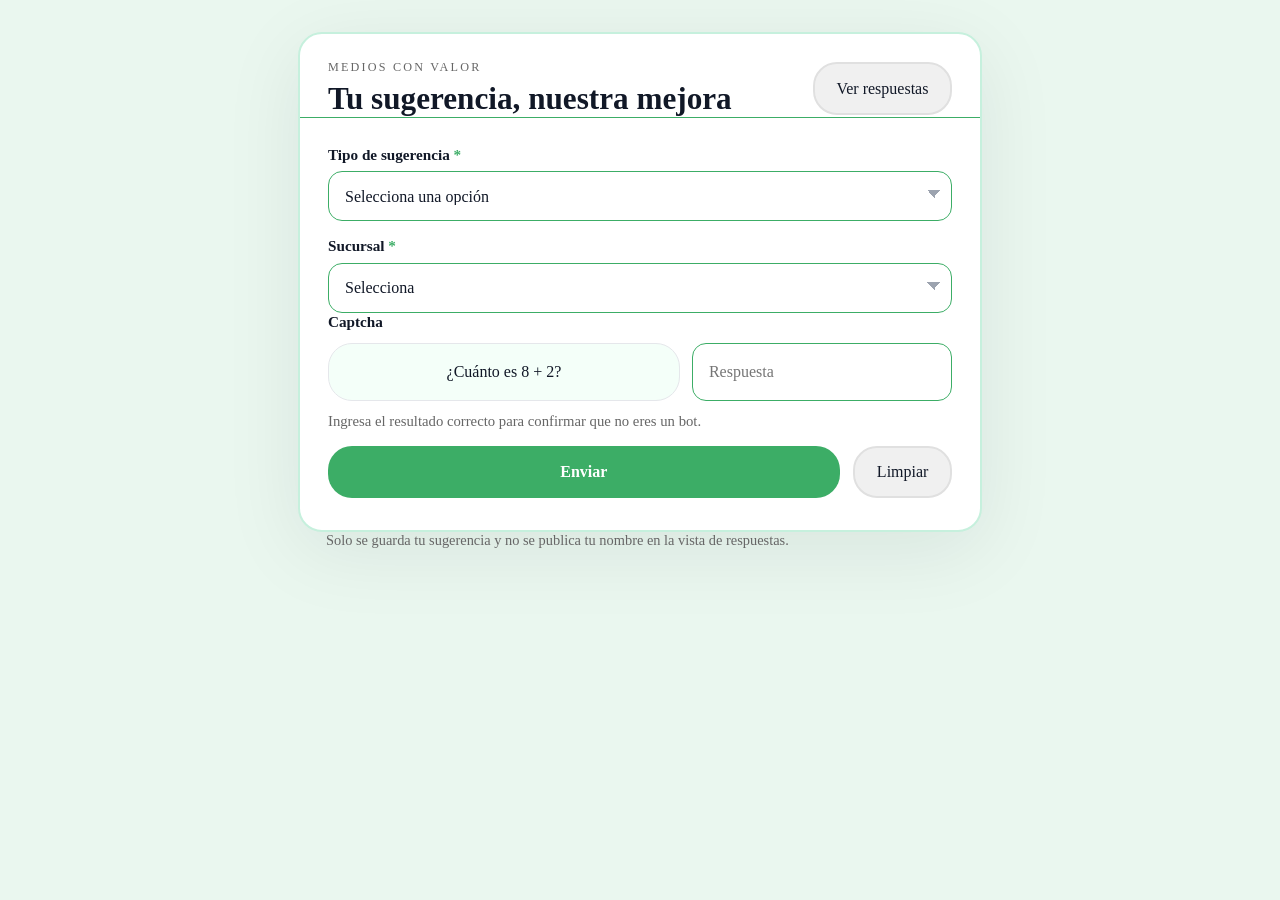
<file: index.html>
﻿<!doctype html>
<html lang="es">
  <head>
    <meta charset="UTF-8" />
    <meta name="viewport" content="width=device-width, initial-scale=1.0" />
    <title>Formulario de Sugerencias</title>
    <link rel="preconnect" href="https://fonts.googleapis.com">
    <link rel="preconnect" href="https://fonts.gstatic.com" crossorigin>
    <link href="https://fonts.googleapis.com/css2?family=Poppins:wght@300;400;600&display=swap" rel="stylesheet">
    <style>
      * {
        margin: 0;
        padding: 0;
        box-sizing: border-box;
      }

      html {
        scroll-behavior: smooth;
      }

      :root {
        --page-bg: #eaf7ef;
        --surface: #FFFFFF;
        --primary-color: #3cad66;
        --accent-color: #3cad66;
        --text-color: #111827;
        --muted-color: #666666;
        --border-color: #3cad66;
        --shadow: 0 18px 80px rgba(15, 23, 42, 0.08);
      }

      body {
        min-height: 100vh;
        font-family: 'Poppins', -apple-system, BlinkMacSystemFont, 'Segoe UI', Roboto, sans-serif;
        background: var(--page-bg);
        color: var(--text-color);
        line-height: 1.5;
      }

      body, button, input, select, textarea {
        font: inherit;
      }

      .page-shell {
        width: min(100%, 720px);
        margin: 0 auto;
        padding: 2rem 18px 2.5rem;
      }

      .panel {
        background: var(--surface);
        border: 2px solid #c6f0dd;
        border-radius: 24px;
        box-shadow: var(--shadow);
        overflow: hidden;
      }

      .panel-header {
        display: flex;
        justify-content: space-between;
        align-items: center;
        gap: 1rem;
        padding: 1.65rem 1.75rem 0;
      }

      .eyebrow {
        display: block;
        font-size: 0.76rem;
        letter-spacing: 0.18em;
        text-transform: uppercase;
        color: var(--muted-color);
        margin-bottom: 0.35rem;
      }

      h1, h2 {
        margin: 0;
        font-weight: 700;
        line-height: 1.15;
      }

      h1 {
        font-size: clamp(1.95rem, 2.3vw, 2.4rem);
      }

      h2 {
        font-size: 1rem;
        color: var(--muted-color);
        font-weight: 600;
      }

      .panel-content {
        padding: 1.75rem 1.75rem 2rem;
        border-top: 1px solid var(--border-color);
      }

      .form-grid {
        display: grid;
        gap: 1rem;
      }

      .form-group {
        display: grid;
        gap: 0.45rem;
      }

      label {
        font-size: 0.95rem;
        font-weight: 600;
        color: var(--text-color);
      }

      .required {
        color: var(--accent-color);
      }

      input[type="text"],
      select,
      textarea {
        width: 100%;
        border-radius: 14px;
        border: 1px solid var(--border-color);
        padding: 0.98rem 1rem;
        background: var(--surface);
        color: var(--text-color);
        transition: border-color 0.2s ease, box-shadow 0.2s ease;
      }

      input[type="text"]:focus,
      select:focus,
      textarea:focus {
        outline: none;
        border-color: var(--accent-color);
        box-shadow: 0 0 0 5px rgba(60, 173, 102, 0.1);
      }

      select {
        appearance: none;
        background-image: linear-gradient(45deg, transparent 50%, #9CA3AF 50%), linear-gradient(135deg, #9CA3AF 50%, transparent 50%);
        background-position: calc(100% - 1rem) calc(1rem + 2px), calc(100% - 0.6rem) calc(1rem + 2px);
        background-size: 8px 8px, 8px 8px;
        background-repeat: no-repeat;
      }

      textarea {
        min-height: 132px;
        resize: vertical;
      }

      .small-text {
        font-size: 0.92rem;
        color: var(--muted-color);
      }

      .button-row,
      .panel-actions {
        display: flex;
        flex-wrap: wrap;
        gap: 0.85rem;
        margin-top: 1rem;
      }

      .btn-submit,
      .btn-secondary,
      .btn-reset {
        border-radius: 24px;
        padding: 0.95rem 1.35rem;
        border: none;
        cursor: pointer;
        transition: transform 0.2s ease, color 0.2s ease, border-color 0.2s ease, background-color 0.2s ease;
      }

      .btn-submit {
        background: var(--accent-color);
        color: white;
        flex: 1 1 150px;
        font-weight: 600;
      }

      .btn-submit:hover {
        background: #34a95c;
      }

      .btn-secondary,
      .btn-reset {
        background: #f0f0f0;
        color: var(--text-color);
        border: 2px solid #e0e0e0;
      }

      .btn-secondary:hover,
      .btn-reset:hover {
        background-color: #e8e8e8;
        border-color: #d0d0d0;
      }

      .alert {
        border-radius: 18px;
        padding: 1rem 1.1rem;
        border: 1px solid transparent;
        margin-bottom: 1rem;
        font-size: 0.95rem;
      }

      .alert.hidden {
        display: none;
      }

      .alert-success {
        background: #EFF6FF;
        color: #0F172A;
        border-color: #BFDBFE;
      }

      .alert-error {
        background: #FEF3F2;
        color: #991B1B;
        border-color: #FECACA;
      }

      .response-panel {
        background: #FFFFFF;
        border: 1px solid #E5E7EB;
        border-radius: 24px;
        margin-top: 1.5rem;
        padding: 1.25rem 1.5rem;
      }

      .response-panel.hidden {
        display: none;
      }

      .response-panel-header {
        display: flex;
        justify-content: space-between;
        gap: 1rem;
        align-items: center;
        margin-bottom: 1rem;
      }

      .response-item {
        border-radius: 18px;
        border: 1px solid #E5E7EB;
        background: #F8FAFC;
        padding: 1rem 1.1rem;
        margin-bottom: 0.9rem;
      }

      .response-item strong {
        display: block;
        margin-bottom: 0.35rem;
        color: var(--primary-color);
      }

      .response-footer {
        color: var(--muted-color);
        font-size: 0.92rem;
      }

      .captcha-inline {
        display: grid;
        gap: 0.75rem;
      }

      .captcha-box {
        display: grid;
        grid-template-columns: 1.15fr 0.85fr;
        gap: 0.75rem;
      }

      .captcha-text {
        align-self: center;
        padding: 1rem 1rem;
        border-radius: 24px;
        background: #f4fff9;
        border: 1px solid #E5E7EB;
        color: var(--text-color);
        min-height: 58px;
        display: grid;
        place-content: center;
      }

      .footer-note {
        font-size: 0.9rem;
        color: var(--muted-color);
        padding: 0 1.75rem 1.75rem;
      }

      @media (max-width: 640px) {
        .panel-header,
        .response-panel-header {
          flex-direction: column;
          align-items: stretch;
        }

        .captcha-box {
          grid-template-columns: 1fr;
        }
      }
    </style>
  </head>
  <body>
    <main class="page-shell">
      <section class="panel">
        <div class="panel-header">
          <div>
            <span class="eyebrow">Medios Con Valor</span>
            <h1>Tu sugerencia, nuestra mejora</h1>
          </div>
          <button id="toggleResponses" type="button" class="btn-secondary">Ver respuestas</button>
        </div>

        <div class="panel-content">
          <div id="alert" class="alert hidden"></div>

          <form id="sugerenciasForm" autocomplete="off">
            <div class="form-grid">
              <div class="form-group">
                <label for="tipo">Tipo de sugerencia <span class="required">*</span></label>
                <select id="tipo" name="tipo" required onchange="handleTypeChange()">
                  <option value="">Selecciona una opción</option>
                  <option value="Q&A and Blogs">Q&A y Blogs</option>
                  <option value="App">App</option>
                  <option value="Archivos">Archivos</option>
                  <option value="Automatizaciones">Automatizaciones</option>
                  <option value="Implementar">Implementar</option>
                </select>
              </div>
              <div class="form-group">
                <label for="sucursal">Sucursal <span class="required">*</span></label>
                <select id="sucursal" name="sucursal" required>
                  <option value="">Selecciona</option>
                  <option value="Querétaro">Querétaro</option>
                  <option value="Aguascalientes">Aguascalientes</option>
                  <option value="Monterrey">Monterrey</option>
                </select>
              </div>
            </div>

            <div id="dynamicFields" class="form-grid"></div>

            <div class="form-group captcha-inline">
              <label for="captchaAnswer">Captcha</label>
              <div class="captcha-box">
                <div class="captcha-text" id="captchaQuestion">¿Cuánto es 3 + 5?</div>
                <input id="captchaAnswer" name="captchaAnswer" type="text" placeholder="Respuesta" required />
              </div>
              <p class="small-text">Ingresa el resultado correcto para confirmar que no eres un bot.</p>
            </div>

            <div class="button-row">
              <button type="submit" class="btn-submit">Enviar</button>
              <button type="reset" class="btn-reset">Limpiar</button>
            </div>
          </form>

          <section id="responsePanel" class="response-panel hidden">
            <div class="response-panel-header">
              <div>
                <span class="eyebrow">Respuestas</span>
                <h2>Anónimo</h2>
              </div>
              <button id="hideResponses" type="button" class="btn-secondary">Cerrar</button>
            </div>
            <div id="responseList"></div>
            <p class="response-footer">Las respuestas se muestran sin autor para mantener la privacidad.</p>
          </section>
        </div>
      </section>
      <p class="footer-note">Solo se guarda tu sugerencia y no se publica tu nombre en la vista de respuestas.</p>
    </main>

    <script src="config.js"></script>
    <script>
      const config = {};
      const captcha = { a: 0, b: 0, answer: 0 };

      const fallbackOptions = {
        sugerenciaDe: ['Contenido', 'Cliente', 'Proceso', 'Otro']
      };

      const fieldsConfig = {
        'Q&A and Blogs': [
           { name: 'sugerenciaDe', label: 'Sugerencia de', type: 'text' },
           { name: 'publicoEspecifico', label: 'Público específico', type: 'text', optional: true },
          { name: 'preguntaComun', label: 'Pregunta común', type: 'textarea' },
          { name: 'respuesta', label: 'Respuesta sugerida', type: 'textarea' }
        ],
        'App': [
          { name: 'sugeridoPor', label: 'Sugerido por', type: 'text' },
          { name: 'comentario', label: 'Comentario', type: 'textarea' }
        ],
        'Archivos': [
          { name: 'sugeridoPor', label: 'Sugerido por', type: 'text' },
          { name: 'archivo', label: 'Archivo', type: 'text' },
          { name: 'comentario', label: 'Comentario', type: 'textarea' }
        ],
        'Automatizaciones': [
          { name: 'sugeridoPor', label: 'Sugerido por', type: 'text' },
          { name: 'comentario', label: 'Comentario', type: 'textarea' }
        ],
        'Implementar': [
          { name: 'sugeridoPor', label: 'Sugerido por', type: 'text' },
          { name: 'comentario', label: 'Comentario', type: 'textarea' }
        ]
      };

      const visibleResponseFields = {
        'Q&A and Blogs': ['sucursal', 'preguntaComun', 'respuesta'],
        'App': ['sucursal', 'comentario'],
        'Archivos': ['sucursal', 'archivo', 'comentario'],
        'Automatizaciones': ['sucursal', 'comentario'],
        'Implementar': ['sucursal', 'comentario']
      };

      function setCaptcha() {
        captcha.a = Math.floor(Math.random() * 7) + 2;
        captcha.b = Math.floor(Math.random() * 7) + 2;
        captcha.answer = captcha.a + captcha.b;
        document.getElementById('captchaQuestion').textContent = `¿Cuánto es ${captcha.a} + ${captcha.b}?`;
      }

      function getOptionValues(fieldName, tipo) {
        if (fieldName === 'sucursal') {
          return ['Querétaro', 'Aguascalientes', 'Monterrey'];
        }

        if (fieldName === 'sugerenciaDe') {
          return config[tipo]?.options?.[fieldName] || fallbackOptions.sugerenciaDe;
        }

        return [];
      }

      async function loadConfig() {
        try {
          const response = await fetch(`${GAS_URL}?action=config`, {
            method: 'GET',
            headers: { 'Content-Type': 'application/json' }
          });

          const result = await response.json();
          if (result.ok && Array.isArray(result.data)) {
            result.data.forEach(item => {
              config[item.key] = item;
            });
          }
        } catch (error) {
          console.warn('No se pudo cargar configuración remota, usaremos valores locales.', error);
        }
      }

      function renderField(field, tipo) {
        const group = document.createElement('div');
        group.className = 'form-group';

        const label = document.createElement('label');
        label.htmlFor = field.name;
        label.innerHTML = `${field.label}${field.optional ? '' : ' <span class="required">*</span>'}`;

        group.appendChild(label);

        if (field.type === 'select') {
          const select = document.createElement('select');
          select.id = field.name;
          select.name = field.name;
          select.required = true;

          const emptyOption = document.createElement('option');
          emptyOption.value = '';
          emptyOption.textContent = 'Selecciona una opción';
          select.appendChild(emptyOption);

          const options = getOptionValues(field.name, tipo);
          options.forEach(value => {
            const option = document.createElement('option');
            option.value = value;
            option.textContent = value;
            select.appendChild(option);
          });

          group.appendChild(select);
        } else if (field.type === 'textarea') {
          const textarea = document.createElement('textarea');
          textarea.id = field.name;
          textarea.name = field.name;
          textarea.rows = 4;
          textarea.required = !field.optional;
          textarea.placeholder = `Ingresa ${field.label.toLowerCase()}...`;
          group.appendChild(textarea);
        } else {
          const input = document.createElement('input');
          input.type = 'text';
          input.id = field.name;
          input.name = field.name;
          input.required = !field.optional;
          input.placeholder = `Ingresa ${field.label.toLowerCase()}...`;
          group.appendChild(input);
        }

        return group;
      }

      function handleTypeChange() {
        const tipo = document.getElementById('tipo').value;
        const dynamicFields = document.getElementById('dynamicFields');
        dynamicFields.innerHTML = '';

        if (!tipo) {
          return;
        }

        const fields = fieldsConfig[tipo] || [];
        fields.forEach(field => {
          dynamicFields.appendChild(renderField(field, tipo));
        });
      }

      function showAlert(message, type) {
        const alert = document.getElementById('alert');
        alert.textContent = message;
        alert.className = `alert alert-${type}`;
        alert.classList.remove('hidden');

        window.clearTimeout(alert.timeoutId);
        alert.timeoutId = window.setTimeout(() => {
          alert.classList.add('hidden');
        }, 5000);
      }

      function validateCaptcha() {
        const answer = document.getElementById('captchaAnswer').value.trim();
        return String(captcha.answer) === answer;
      }

      async function submitForm(event) {
        event.preventDefault();

        const tipo = document.getElementById('tipo').value;
        if (!tipo) {
          showAlert('Selecciona el tipo de sugerencia.', 'error');
          return;
        }

        if (!validateCaptcha()) {
          showAlert('Captcha incorrecto. Intenta otra vez.', 'error');
          setCaptcha();
          return;
        }

        const fields = fieldsConfig[tipo] || [];
        const data = { tipo };
        const formValid = fields.every(field => {
          const value = document.getElementById(field.name)?.value?.trim();
          if (!field.optional && !value) return false;
          if (value) data[field.name] = value;
          return true;
        });

        const sucursalValue = document.getElementById('sucursal')?.value?.trim();
        if (!sucursalValue) {
          showAlert('Selecciona una sucursal.', 'error');
          return;
        }

        if (!formValid) {
          showAlert('Completa todos los campos requeridos.', 'error');
          return;
        }

        data.sucursal = sucursalValue;

        document.getElementById('alert').classList.add('hidden');
        document.getElementById('sugerenciasForm').querySelectorAll('button').forEach(btn => btn.disabled = true);

        try {
          const result = await fetch(GAS_URL, {
            method: 'POST',
            headers: { 'Content-Type': 'application/json' },
            body: JSON.stringify(data)
          }).then(res => res.json());

          if (result.ok) {
            showAlert('Sugerencia enviada correctamente.', 'success');
            document.getElementById('sugerenciasForm').reset();
            handleTypeChange();
            setCaptcha();
          } else {
            showAlert(result.message || 'Error al enviar.', 'error');
          }
        } catch (error) {
          showAlert('No se pudo enviar la sugerencia. Revisa la conexión.', 'error');
        } finally {
          document.getElementById('sugerenciasForm').querySelectorAll('button').forEach(btn => btn.disabled = false);
        }
      }

      async function loadResponses(tipo) {
        const panel = document.getElementById('responsePanel');
        const list = document.getElementById('responseList');
        list.innerHTML = '<p class="small-text">Cargando respuestas...</p>';
        panel.classList.remove('hidden');

        try {
          const response = await fetch(`${GAS_URL}?action=list&sheet=${encodeURIComponent(tipo)}`);
          const result = await response.json();

          if (!result.ok || !Array.isArray(result.data)) {
            list.innerHTML = '<p class="small-text">No fue posible cargar las respuestas.</p>';
            return;
          }

          const items = result.data;
          if (!items.length) {
            list.innerHTML = '<p class="small-text">Todavía no hay respuestas para este tipo.</p>';
            return;
          }

          const visibleFields = visibleResponseFields[tipo] || ['sucursal', 'comentario'];
          list.innerHTML = items.map(item => {
            const entries = visibleFields.map(field => {
              if (!item[field]) return '';
              const labelMap = {
                sucursal: 'Sucursal',
                preguntaComun: 'Pregunta',
                respuesta: 'Respuesta',
                comentario: 'Comentario',
                archivo: 'Archivo'
              };
              return `<p><strong>${labelMap[field] || field}:</strong> ${String(item[field] || '').trim()}</p>`;
            }).join('');
            return `<article class="response-item">${entries}</article>`;
          }).join('');
        } catch (error) {
          list.innerHTML = '<p class="small-text">Error cargando respuestas.</p>';
        }
      }

      document.getElementById('sugerenciasForm').addEventListener('submit', submitForm);
      document.getElementById('toggleResponses').addEventListener('click', () => {
        const tipo = document.getElementById('tipo').value;
        if (!tipo) {
          showAlert('Elige un tipo de sugerencia antes de ver respuestas.', 'error');
          return;
        }
        loadResponses(tipo);
      });
      document.getElementById('hideResponses').addEventListener('click', () => {
        document.getElementById('responsePanel').classList.add('hidden');
      });

      setCaptcha();
      loadConfig();
    </script>
  </body>
</html>
</file>
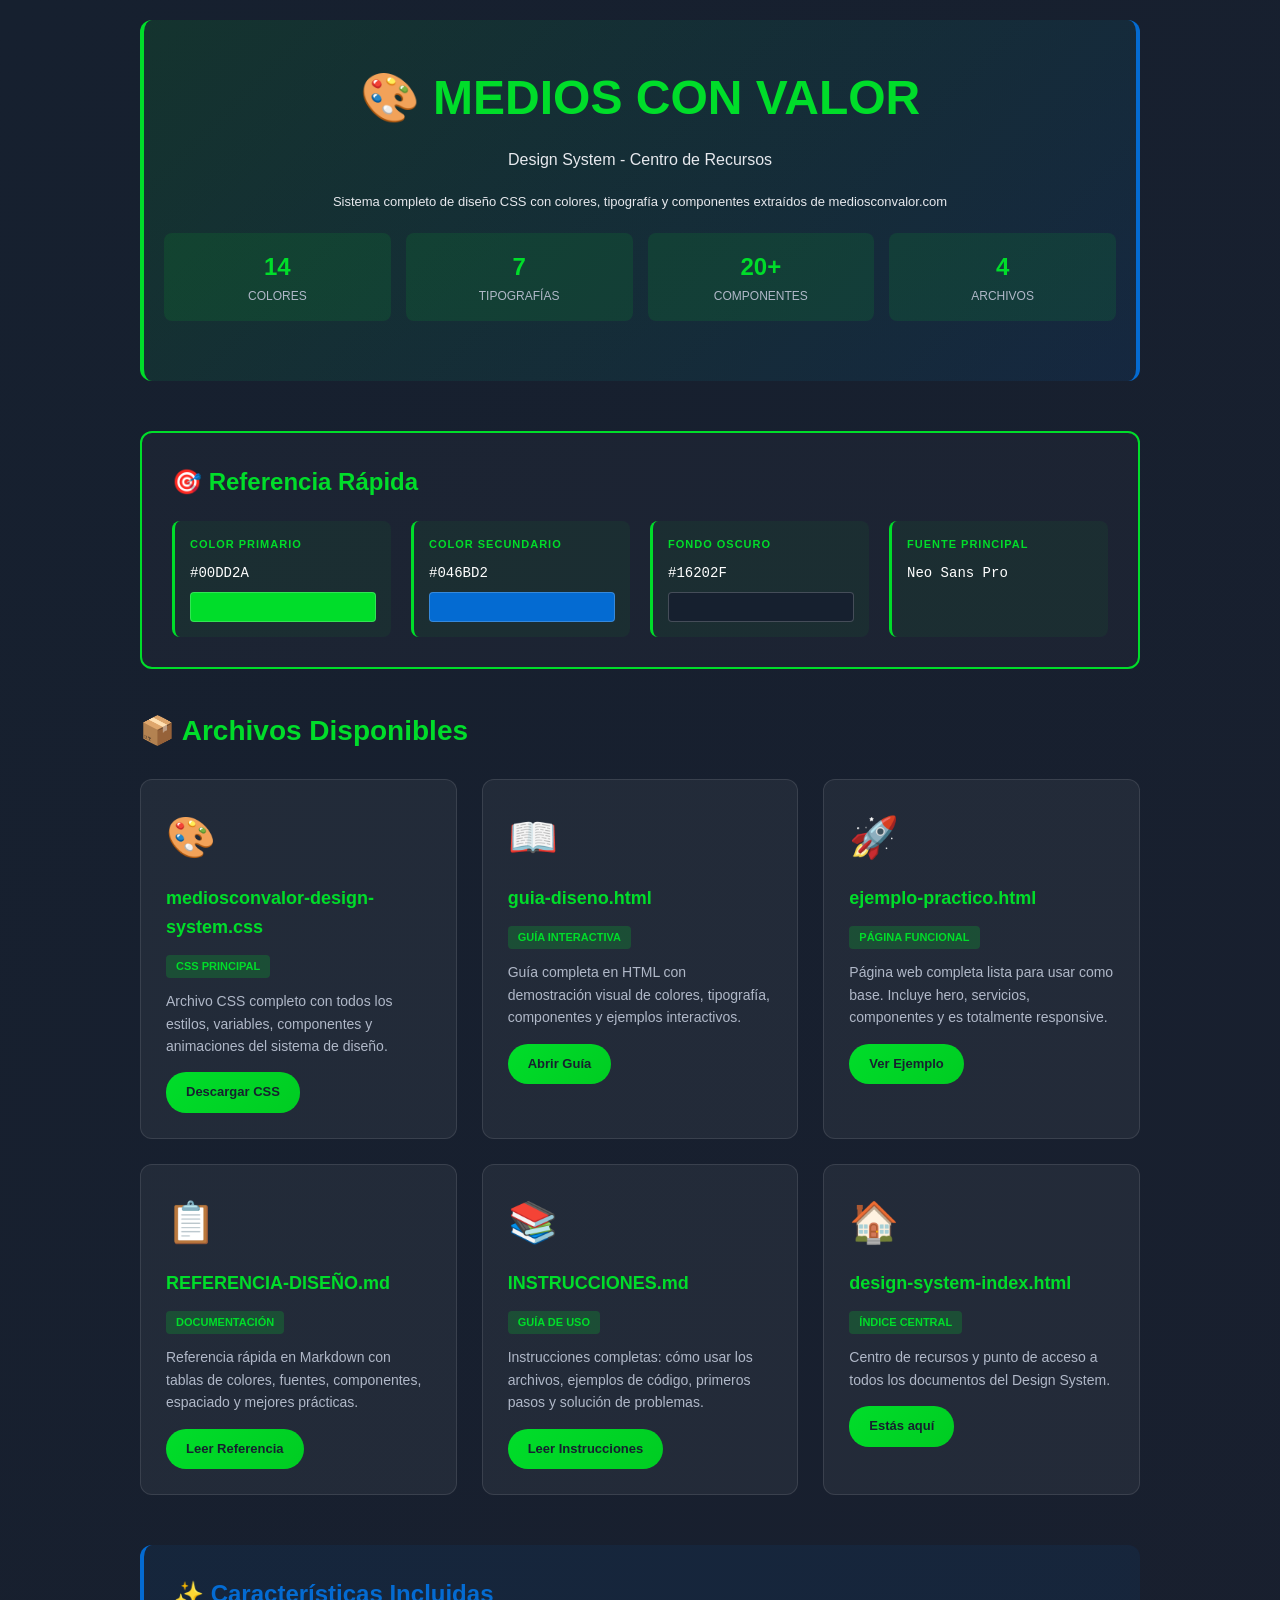
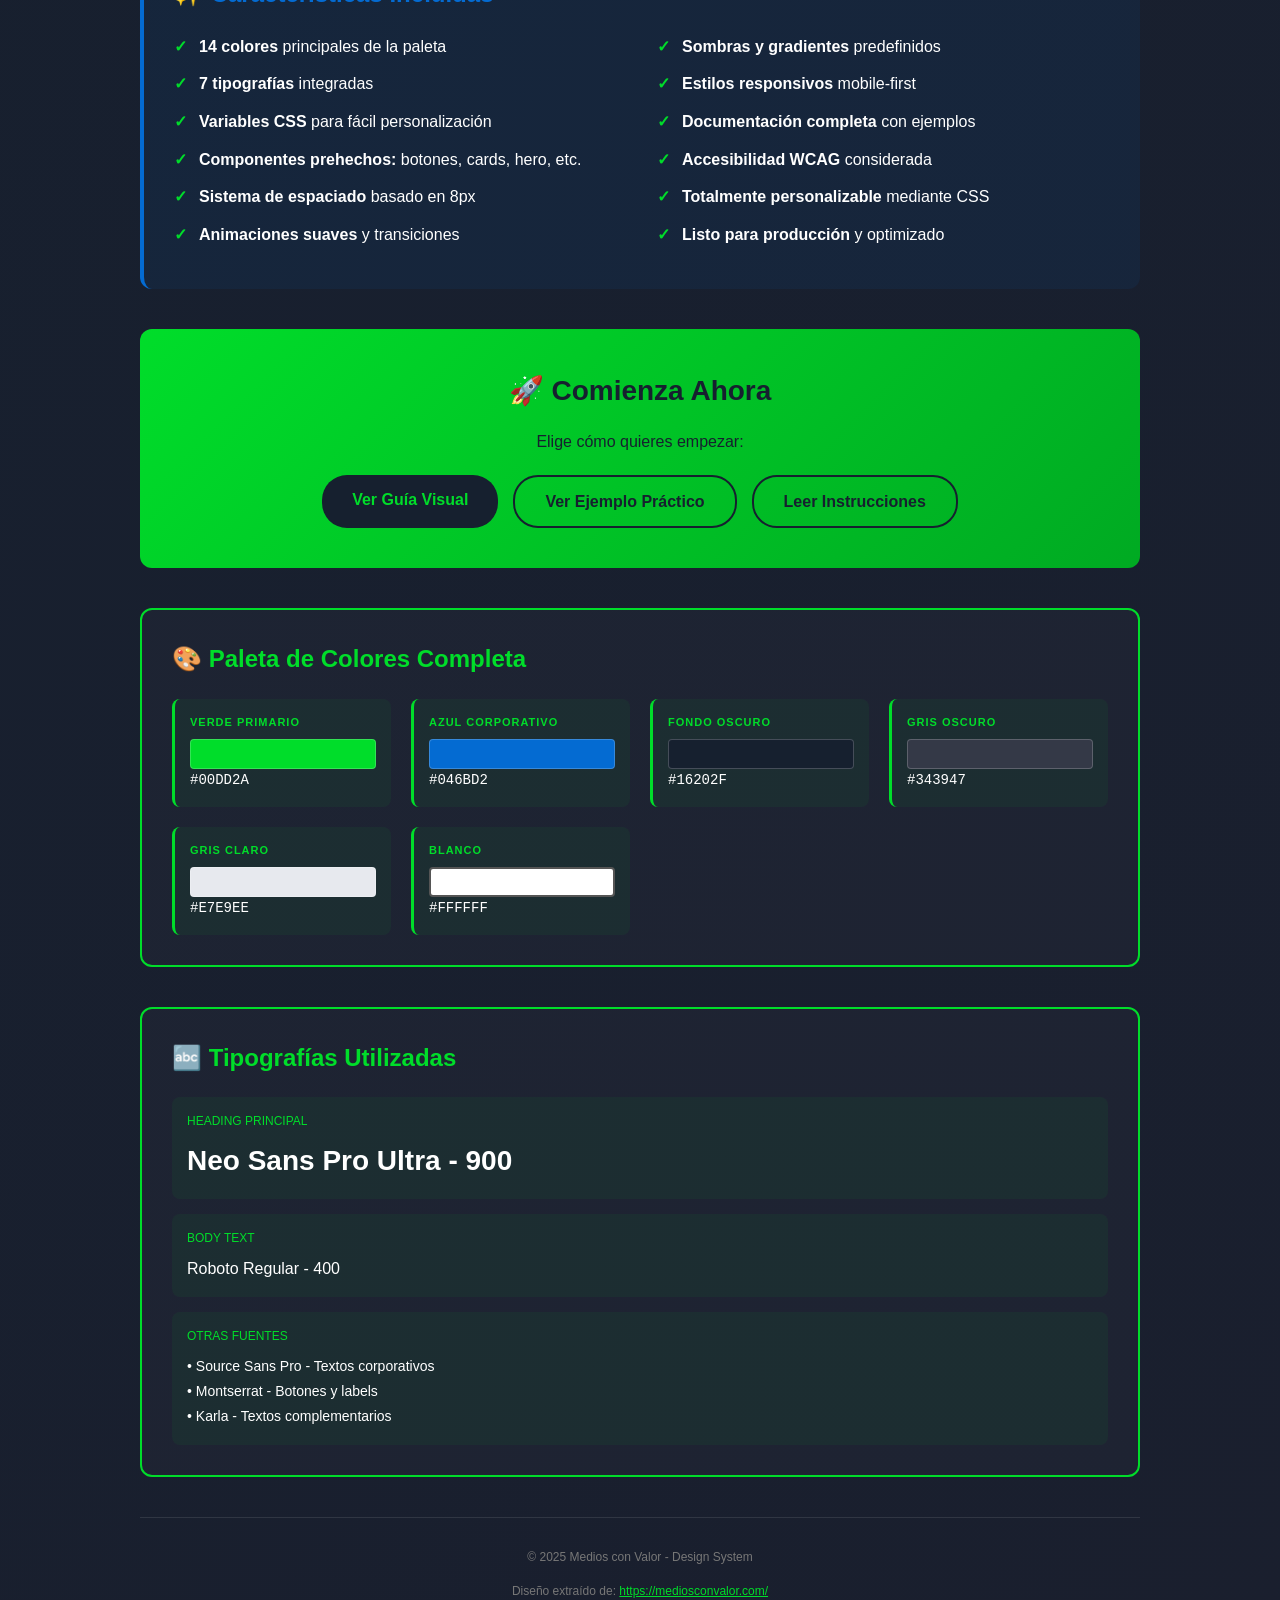
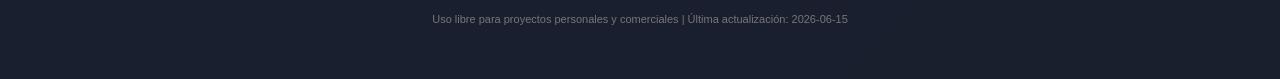
<file: docs/design-system-index.html>
<!DOCTYPE html>
<html lang="es">
<head>
    <meta charset="UTF-8">
    <meta name="viewport" content="width=device-width, initial-scale=1.0">
    <title>Medios con Valor - Design System Index</title>
    <style>
        * {
            margin: 0;
            padding: 0;
            box-sizing: border-box;
        }

        body {
            font-family: 'Roboto', Arial, sans-serif;
            background: linear-gradient(135deg, #16202F 0%, #1a1f2e 100%);
            color: #FFFFFF;
            line-height: 1.6;
            padding: 20px;
        }

        .container {
            max-width: 1000px;
            margin: 0 auto;
        }

        header {
            text-align: center;
            margin-bottom: 50px;
            padding: 40px 20px;
            background: linear-gradient(135deg, rgba(0, 221, 42, 0.1) 0%, rgba(4, 107, 210, 0.1) 100%);
            border-radius: 12px;
            border-left: 4px solid #00DD2A;
            border-right: 4px solid #046BD2;
        }

        header h1 {
            font-size: 48px;
            margin-bottom: 10px;
            color: #00DD2A;
            font-weight: 900;
        }

        header p {
            font-size: 16px;
            color: #E7E9EE;
            margin-bottom: 20px;
        }

        .files-grid {
            display: grid;
            grid-template-columns: repeat(auto-fit, minmax(280px, 1fr));
            gap: 25px;
            margin-bottom: 50px;
        }

        .file-card {
            background: rgba(255, 255, 255, 0.05);
            border: 1px solid rgba(255, 255, 255, 0.1);
            border-radius: 12px;
            padding: 25px;
            transition: all 0.3s cubic-bezier(0.25, 0.46, 0.45, 0.94);
            cursor: pointer;
        }

        .file-card:hover {
            background: rgba(0, 221, 42, 0.15);
            border-color: #00DD2A;
            transform: translateY(-5px);
            box-shadow: 0 8px 24px rgba(0, 221, 42, 0.2);
        }

        .file-icon {
            font-size: 40px;
            margin-bottom: 15px;
        }

        .file-name {
            font-size: 18px;
            font-weight: 700;
            color: #00DD2A;
            margin-bottom: 10px;
            word-break: break-word;
        }

        .file-type {
            display: inline-block;
            background: rgba(0, 221, 42, 0.2);
            color: #00DD2A;
            padding: 3px 10px;
            border-radius: 4px;
            font-size: 11px;
            font-weight: 600;
            text-transform: uppercase;
            margin-bottom: 12px;
        }

        .file-description {
            font-size: 14px;
            color: #B0B8C8;
            margin-bottom: 15px;
            line-height: 1.6;
        }

        .file-action {
            display: inline-block;
            background: linear-gradient(135deg, #00DD2A 0%, #00CC22 100%);
            color: #16202F;
            padding: 10px 20px;
            border-radius: 20px;
            text-decoration: none;
            font-size: 13px;
            font-weight: 700;
            transition: all 0.3s ease;
        }

        .file-action:hover {
            transform: scale(1.05);
            box-shadow: 0 5px 15px rgba(0, 221, 42, 0.3);
        }

        .quick-reference {
            background: rgba(255, 255, 255, 0.02);
            border: 2px solid #00DD2A;
            border-radius: 12px;
            padding: 30px;
            margin-bottom: 40px;
        }

        .quick-reference h2 {
            color: #00DD2A;
            margin-bottom: 20px;
            font-size: 24px;
        }

        .reference-grid {
            display: grid;
            grid-template-columns: repeat(auto-fit, minmax(200px, 1fr));
            gap: 20px;
        }

        .reference-item {
            background: rgba(0, 221, 42, 0.05);
            padding: 15px;
            border-radius: 8px;
            border-left: 3px solid #00DD2A;
        }

        .reference-label {
            font-size: 11px;
            text-transform: uppercase;
            color: #00DD2A;
            font-weight: 700;
            margin-bottom: 8px;
            letter-spacing: 1px;
        }

        .reference-value {
            font-size: 14px;
            font-family: 'Courier New', monospace;
            color: #FFFFFF;
            word-break: break-all;
        }

        .color-sample {
            width: 100%;
            height: 30px;
            border-radius: 4px;
            margin-top: 8px;
            border: 1px solid rgba(255, 255, 255, 0.2);
        }

        .features {
            background: rgba(4, 107, 210, 0.08);
            border-radius: 12px;
            padding: 30px;
            margin-bottom: 40px;
            border-left: 4px solid #046BD2;
        }

        .features h2 {
            color: #046BD2;
            margin-bottom: 20px;
            font-size: 24px;
        }

        .features ul {
            columns: 2;
            column-gap: 30px;
            list-style: none;
        }

        .features li {
            margin-bottom: 12px;
            padding-left: 25px;
            position: relative;
        }

        .features li::before {
            content: '✓';
            position: absolute;
            left: 0;
            color: #00DD2A;
            font-weight: bold;
        }

        .cta-section {
            background: linear-gradient(135deg, #00DD2A 0%, #00AA22 100%);
            color: #16202F;
            padding: 40px;
            border-radius: 12px;
            text-align: center;
            margin-bottom: 40px;
        }

        .cta-section h2 {
            font-size: 28px;
            margin-bottom: 15px;
            font-weight: 900;
        }

        .cta-section p {
            font-size: 16px;
            margin-bottom: 20px;
        }

        .cta-buttons {
            display: flex;
            gap: 15px;
            justify-content: center;
            flex-wrap: wrap;
        }

        .cta-btn {
            background: #16202F;
            color: #00DD2A;
            padding: 12px 30px;
            border: none;
            border-radius: 25px;
            font-weight: 700;
            cursor: pointer;
            transition: all 0.3s ease;
            text-decoration: none;
            display: inline-block;
        }

        .cta-btn:hover {
            background: #FFFFFF;
            color: #16202F;
            transform: scale(1.05);
        }

        .cta-btn-secondary {
            background: transparent;
            color: #16202F;
            border: 2px solid #16202F;
        }

        .cta-btn-secondary:hover {
            background: #16202F;
            color: #00DD2A;
        }

        footer {
            text-align: center;
            padding: 30px;
            border-top: 1px solid rgba(255, 255, 255, 0.1);
            color: #777777;
            font-size: 12px;
        }

        .stats {
            display: grid;
            grid-template-columns: repeat(auto-fit, minmax(150px, 1fr));
            gap: 15px;
            margin: 20px 0;
        }

        .stat {
            background: rgba(0, 221, 42, 0.1);
            padding: 15px;
            border-radius: 8px;
            text-align: center;
        }

        .stat-number {
            font-size: 24px;
            font-weight: 900;
            color: #00DD2A;
        }

        .stat-label {
            font-size: 12px;
            color: #B0B8C8;
            text-transform: uppercase;
        }

        @media (max-width: 768px) {
            header h1 {
                font-size: 32px;
            }

            .files-grid {
                grid-template-columns: 1fr;
            }

            .features ul {
                columns: 1;
            }

            .cta-buttons {
                flex-direction: column;
            }
        }
    </style>
</head>
<body>
    <div class="container">
        <!-- HEADER -->
        <header>
            <h1>🎨 MEDIOS CON VALOR</h1>
            <p>Design System - Centro de Recursos</p>
            <p style="font-size: 13px; margin: 20px 0 0;">Sistema completo de diseño CSS con colores, tipografía y componentes extraídos de mediosconvalor.com</p>
            
            <div class="stats">
                <div class="stat">
                    <div class="stat-number">14</div>
                    <div class="stat-label">Colores</div>
                </div>
                <div class="stat">
                    <div class="stat-number">7</div>
                    <div class="stat-label">Tipografías</div>
                </div>
                <div class="stat">
                    <div class="stat-number">20+</div>
                    <div class="stat-label">Componentes</div>
                </div>
                <div class="stat">
                    <div class="stat-number">4</div>
                    <div class="stat-label">Archivos</div>
                </div>
            </div>
        </header>

        <!-- QUICK REFERENCE -->
        <section class="quick-reference">
            <h2>🎯 Referencia Rápida</h2>
            <div class="reference-grid">
                <div class="reference-item">
                    <div class="reference-label">Color Primario</div>
                    <div class="reference-value">#00DD2A</div>
                    <div class="color-sample" style="background-color: #00DD2A;"></div>
                </div>
                <div class="reference-item">
                    <div class="reference-label">Color Secundario</div>
                    <div class="reference-value">#046BD2</div>
                    <div class="color-sample" style="background-color: #046BD2;"></div>
                </div>
                <div class="reference-item">
                    <div class="reference-label">Fondo Oscuro</div>
                    <div class="reference-value">#16202F</div>
                    <div class="color-sample" style="background-color: #16202F;"></div>
                </div>
                <div class="reference-item">
                    <div class="reference-label">Fuente Principal</div>
                    <div class="reference-value">Neo Sans Pro</div>
                </div>
            </div>
        </section>

        <!-- ARCHIVOS -->
        <h2 style="color: #00DD2A; margin-bottom: 25px; font-size: 28px;">📦 Archivos Disponibles</h2>
        
        <div class="files-grid">
            <!-- CSS -->
            <div class="file-card">
                <div class="file-icon">🎨</div>
                <div class="file-name">mediosconvalor-design-system.css</div>
                <div class="file-type">CSS Principal</div>
                <div class="file-description">
                    Archivo CSS completo con todos los estilos, variables, componentes y animaciones del sistema de diseño.
                </div>
                <a href="mediosconvalor-design-system.css" class="file-action" download>Descargar CSS</a>
            </div>

            <!-- Guía HTML -->
            <div class="file-card">
                <div class="file-icon">📖</div>
                <div class="file-name">guia-diseno.html</div>
                <div class="file-type">Guía Interactiva</div>
                <div class="file-description">
                    Guía completa en HTML con demostración visual de colores, tipografía, componentes y ejemplos interactivos.
                </div>
                <a href="guia-diseno.html" class="file-action" target="_blank">Abrir Guía</a>
            </div>

            <!-- Ejemplo Práctico -->
            <div class="file-card">
                <div class="file-icon">🚀</div>
                <div class="file-name">ejemplo-practico.html</div>
                <div class="file-type">Página Funcional</div>
                <div class="file-description">
                    Página web completa lista para usar como base. Incluye hero, servicios, componentes y es totalmente responsive.
                </div>
                <a href="ejemplo-practico.html" class="file-action" target="_blank">Ver Ejemplo</a>
            </div>

            <!-- Referencia MD -->
            <div class="file-card">
                <div class="file-icon">📋</div>
                <div class="file-name">REFERENCIA-DISEÑO.md</div>
                <div class="file-type">Documentación</div>
                <div class="file-description">
                    Referencia rápida en Markdown con tablas de colores, fuentes, componentes, espaciado y mejores prácticas.
                </div>
                <a href="REFERENCIA-DISEÑO.md" class="file-action" target="_blank">Leer Referencia</a>
            </div>

            <!-- Instrucciones -->
            <div class="file-card">
                <div class="file-icon">📚</div>
                <div class="file-name">INSTRUCCIONES.md</div>
                <div class="file-type">Guía de Uso</div>
                <div class="file-description">
                    Instrucciones completas: cómo usar los archivos, ejemplos de código, primeros pasos y solución de problemas.
                </div>
                <a href="INSTRUCCIONES.md" class="file-action" target="_blank">Leer Instrucciones</a>
            </div>

            <!-- Este archivo -->
            <div class="file-card">
                <div class="file-icon">🏠</div>
                <div class="file-name">design-system-index.html</div>
                <div class="file-type">Índice Central</div>
                <div class="file-description">
                    Centro de recursos y punto de acceso a todos los documentos del Design System.
                </div>
                <a href="#" class="file-action">Estás aquí</a>
            </div>
        </div>

        <!-- FEATURES -->
        <section class="features">
            <h2>✨ Características Incluidas</h2>
            <ul>
                <li><strong>14 colores</strong> principales de la paleta</li>
                <li><strong>7 tipografías</strong> integradas</li>
                <li><strong>Variables CSS</strong> para fácil personalización</li>
                <li><strong>Componentes prehechos:</strong> botones, cards, hero, etc.</li>
                <li><strong>Sistema de espaciado</strong> basado en 8px</li>
                <li><strong>Animaciones suaves</strong> y transiciones</li>
                <li><strong>Sombras y gradientes</strong> predefinidos</li>
                <li><strong>Estilos responsivos</strong> mobile-first</li>
                <li><strong>Documentación completa</strong> con ejemplos</li>
                <li><strong>Accesibilidad WCAG</strong> considerada</li>
                <li><strong>Totalmente personalizable</strong> mediante CSS</li>
                <li><strong>Listo para producción</strong> y optimizado</li>
            </ul>
        </section>

        <!-- QUICK START -->
        <div class="cta-section">
            <h2>🚀 Comienza Ahora</h2>
            <p>Elige cómo quieres empezar:</p>
            <div class="cta-buttons">
                <a href="guia-diseno.html" class="cta-btn" target="_blank">Ver Guía Visual</a>
                <a href="ejemplo-practico.html" class="cta-btn cta-btn-secondary" target="_blank">Ver Ejemplo Práctico</a>
                <a href="INSTRUCCIONES.md" class="cta-btn cta-btn-secondary" target="_blank">Leer Instrucciones</a>
            </div>
        </div>

        <!-- COLORES PRINCIPALES -->
        <section class="quick-reference">
            <h2>🎨 Paleta de Colores Completa</h2>
            <div class="reference-grid">
                <div class="reference-item">
                    <div class="reference-label">Verde Primario</div>
                    <div class="color-sample" style="background-color: #00DD2A;"></div>
                    <div class="reference-value">#00DD2A</div>
                </div>
                <div class="reference-item">
                    <div class="reference-label">Azul Corporativo</div>
                    <div class="color-sample" style="background-color: #046BD2;"></div>
                    <div class="reference-value">#046BD2</div>
                </div>
                <div class="reference-item">
                    <div class="reference-label">Fondo Oscuro</div>
                    <div class="color-sample" style="background-color: #16202F;"></div>
                    <div class="reference-value">#16202F</div>
                </div>
                <div class="reference-item">
                    <div class="reference-label">Gris Oscuro</div>
                    <div class="color-sample" style="background-color: #343947;"></div>
                    <div class="reference-value">#343947</div>
                </div>
                <div class="reference-item">
                    <div class="reference-label">Gris Claro</div>
                    <div class="color-sample" style="background-color: #E7E9EE;"></div>
                    <div class="reference-value">#E7E9EE</div>
                </div>
                <div class="reference-item">
                    <div class="reference-label">Blanco</div>
                    <div class="color-sample" style="background-color: #FFFFFF; border: 2px solid #555;"></div>
                    <div class="reference-value">#FFFFFF</div>
                </div>
            </div>
        </section>

        <!-- TIPOGRAFÍAS -->
        <section class="quick-reference">
            <h2>🔤 Tipografías Utilizadas</h2>
            <div style="display: grid; gap: 15px;">
                <div style="background: rgba(0, 221, 42, 0.05); padding: 15px; border-radius: 8px;">
                    <div style="font-size: 12px; color: #00DD2A; text-transform: uppercase; margin-bottom: 8px;">Heading Principal</div>
                    <div style="font-family: 'Neo Sans Pro', sans-serif; font-size: 28px; font-weight: 900;">Neo Sans Pro Ultra - 900</div>
                </div>
                <div style="background: rgba(0, 221, 42, 0.05); padding: 15px; border-radius: 8px;">
                    <div style="font-size: 12px; color: #00DD2A; text-transform: uppercase; margin-bottom: 8px;">Body Text</div>
                    <div style="font-family: 'Roboto', sans-serif; font-size: 16px;">Roboto Regular - 400</div>
                </div>
                <div style="background: rgba(0, 221, 42, 0.05); padding: 15px; border-radius: 8px;">
                    <div style="font-size: 12px; color: #00DD2A; text-transform: uppercase; margin-bottom: 8px;">Otras Fuentes</div>
                    <div style="font-size: 14px; line-height: 1.8;">
                        • Source Sans Pro - Textos corporativos<br>
                        • Montserrat - Botones y labels<br>
                        • Karla - Textos complementarios
                    </div>
                </div>
            </div>
        </section>

        <!-- FOOTER -->
        <footer>
            <p>© 2025 Medios con Valor - Design System</p>
            <p style="margin-top: 15px;">Diseño extraído de: <a href="https://mediosconvalor.com/" target="_blank" style="color: #00DD2A;">https://mediosconvalor.com/</a></p>
            <p style="margin-top: 10px; font-size: 11px;">Uso libre para proyectos personales y comerciales | Última actualización: 2026-06-15</p>
        </footer>
    </div>
</body>
</html>
</file>
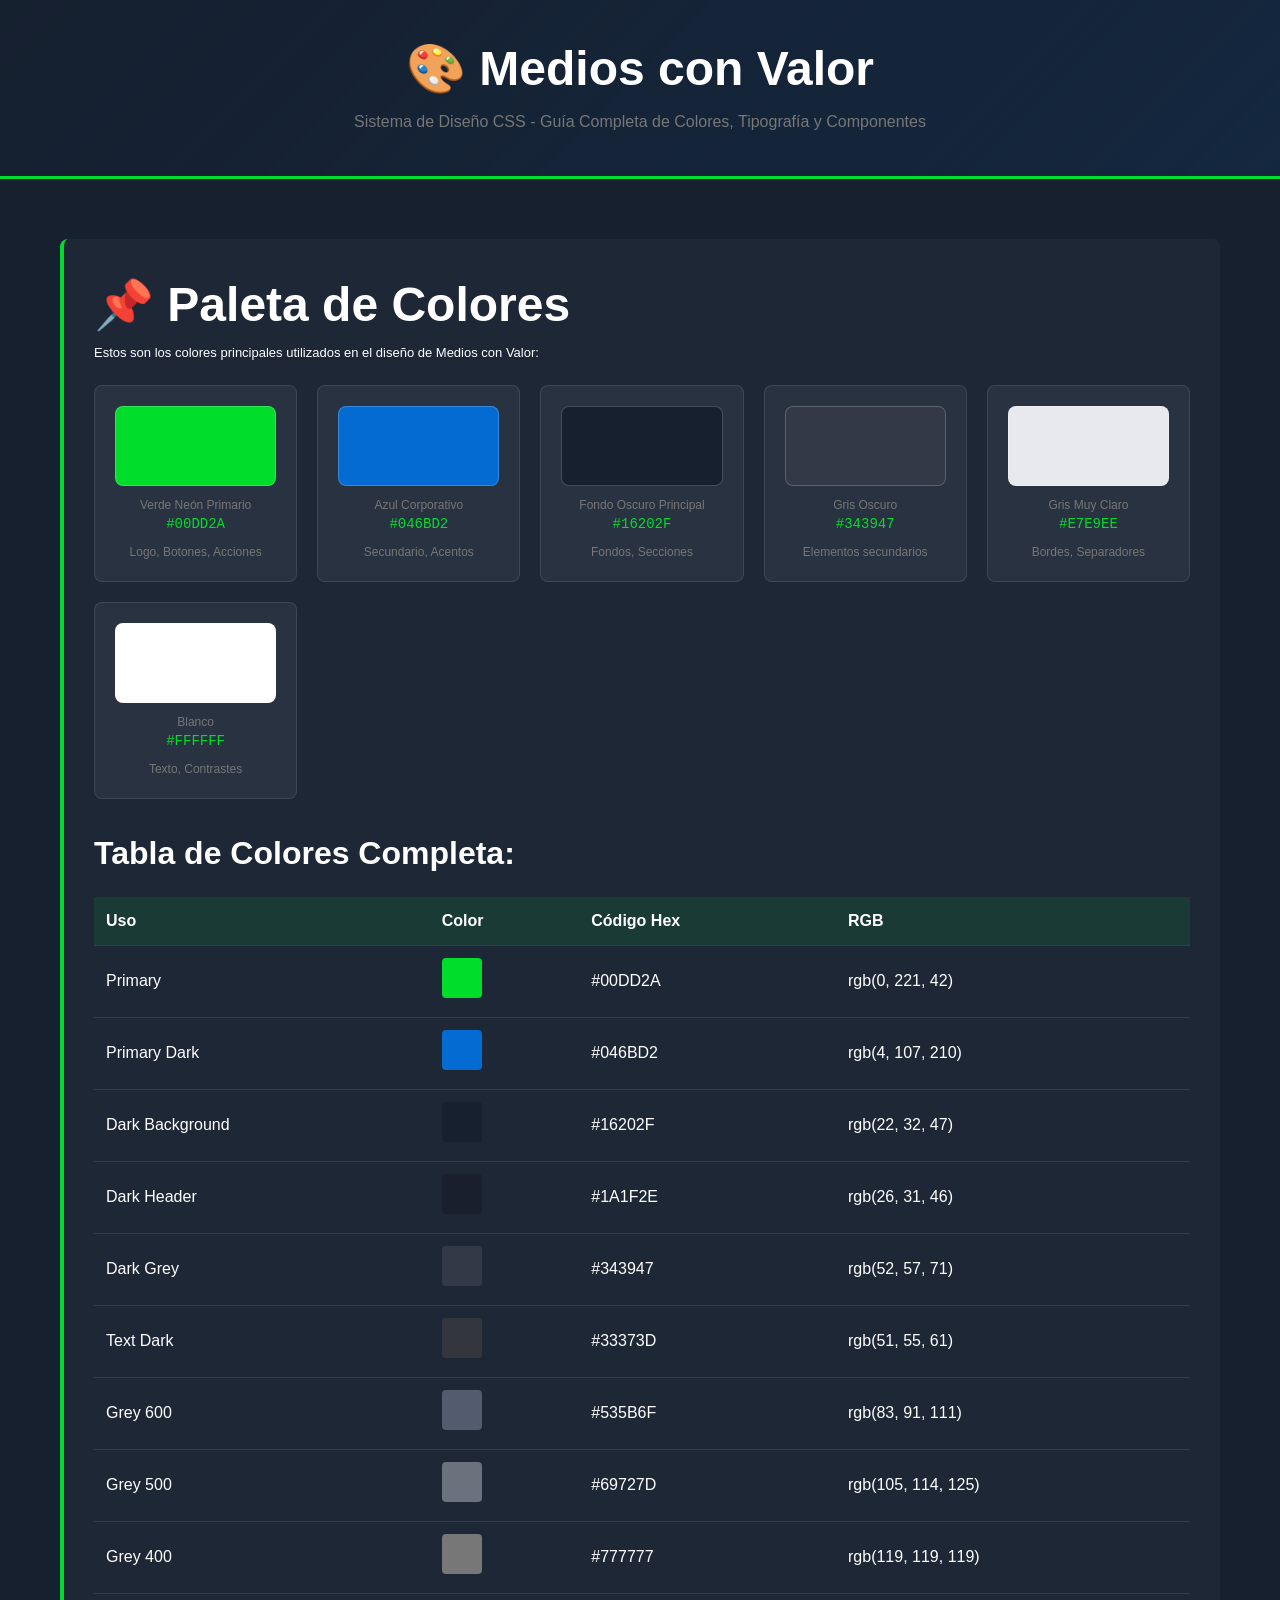
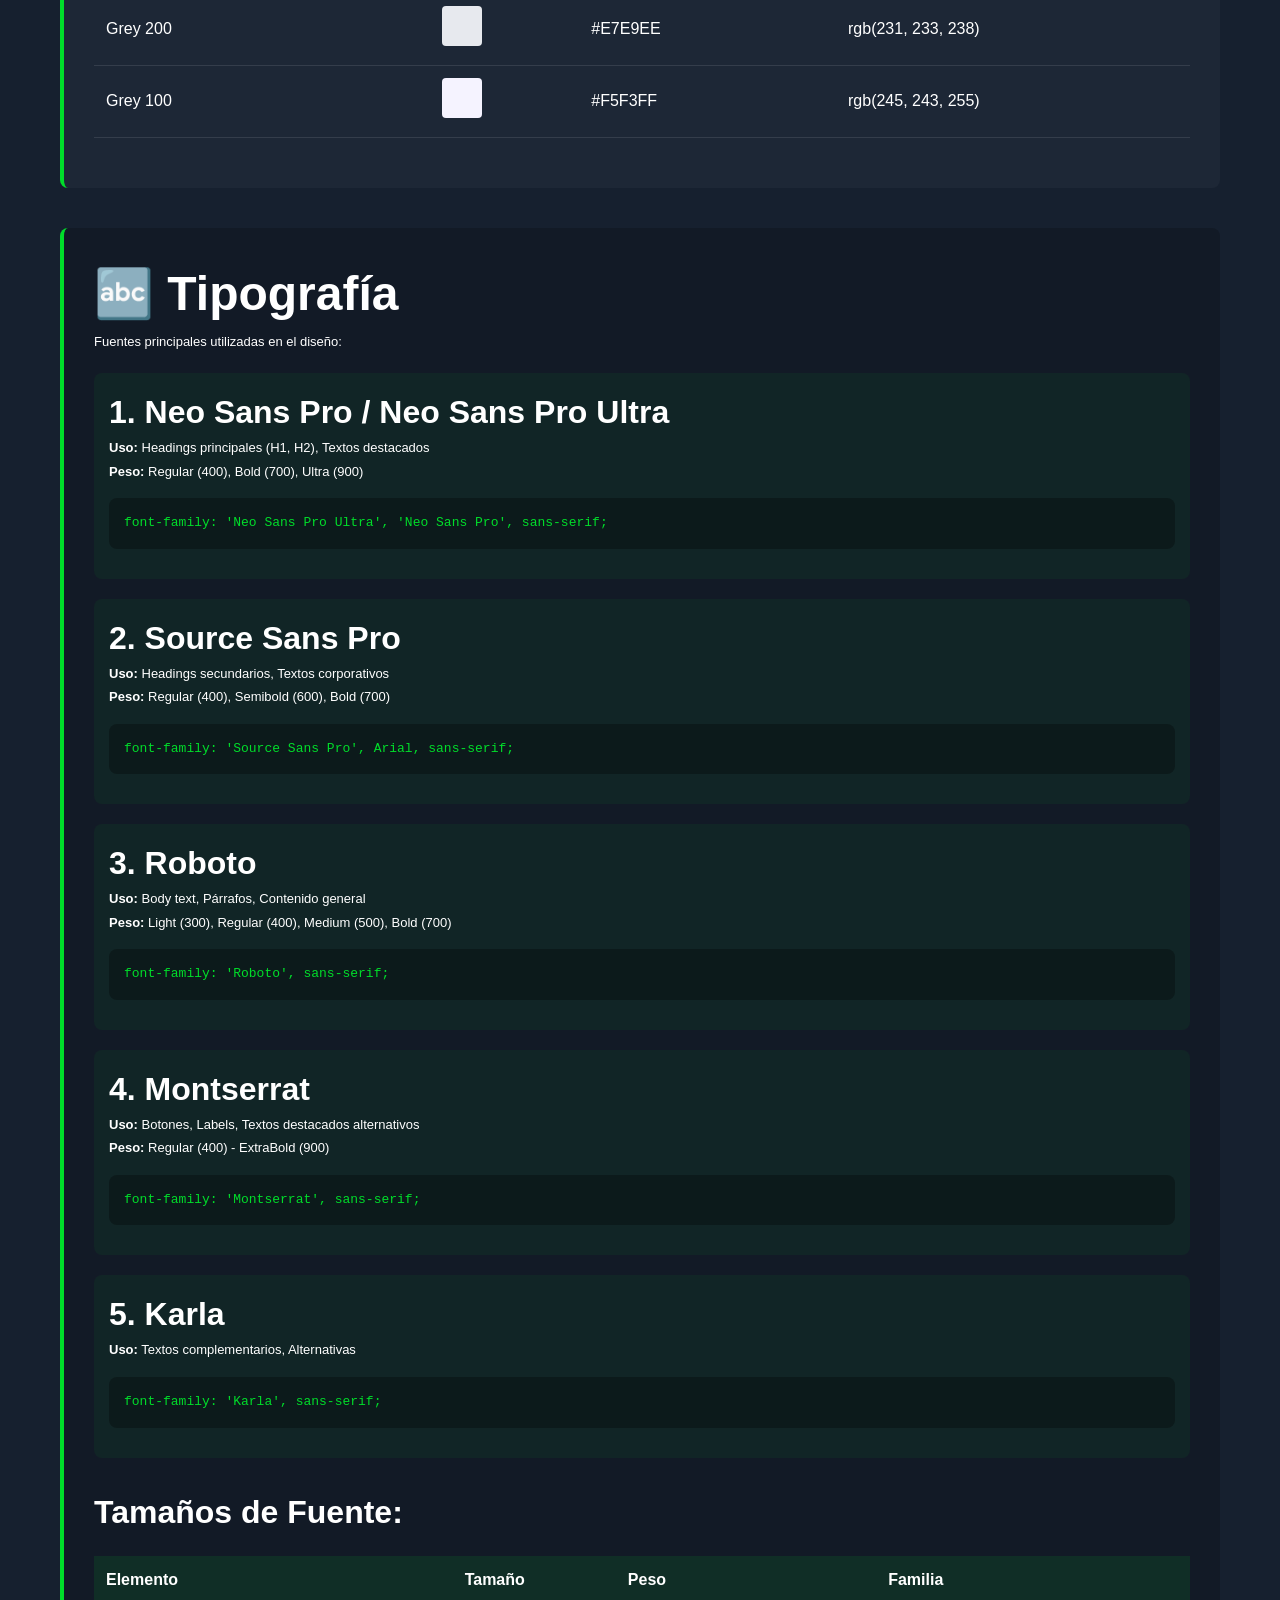
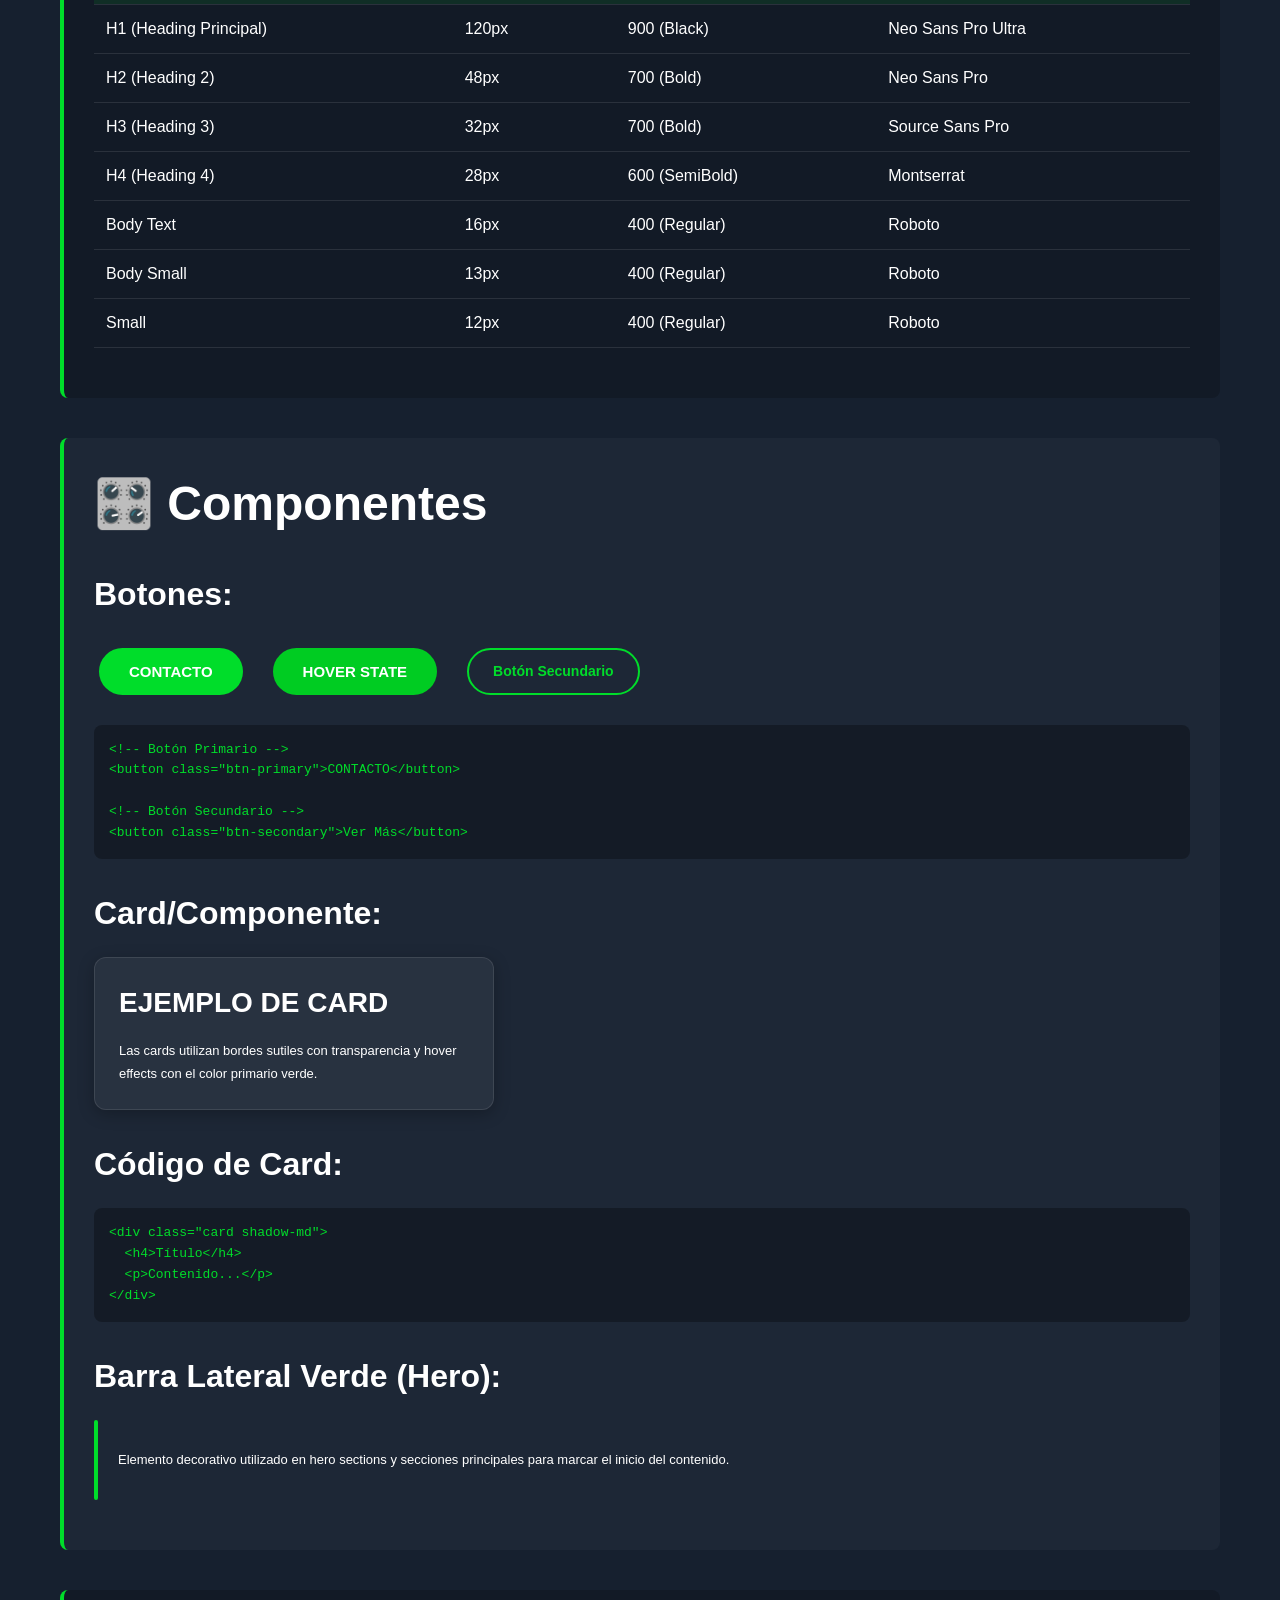
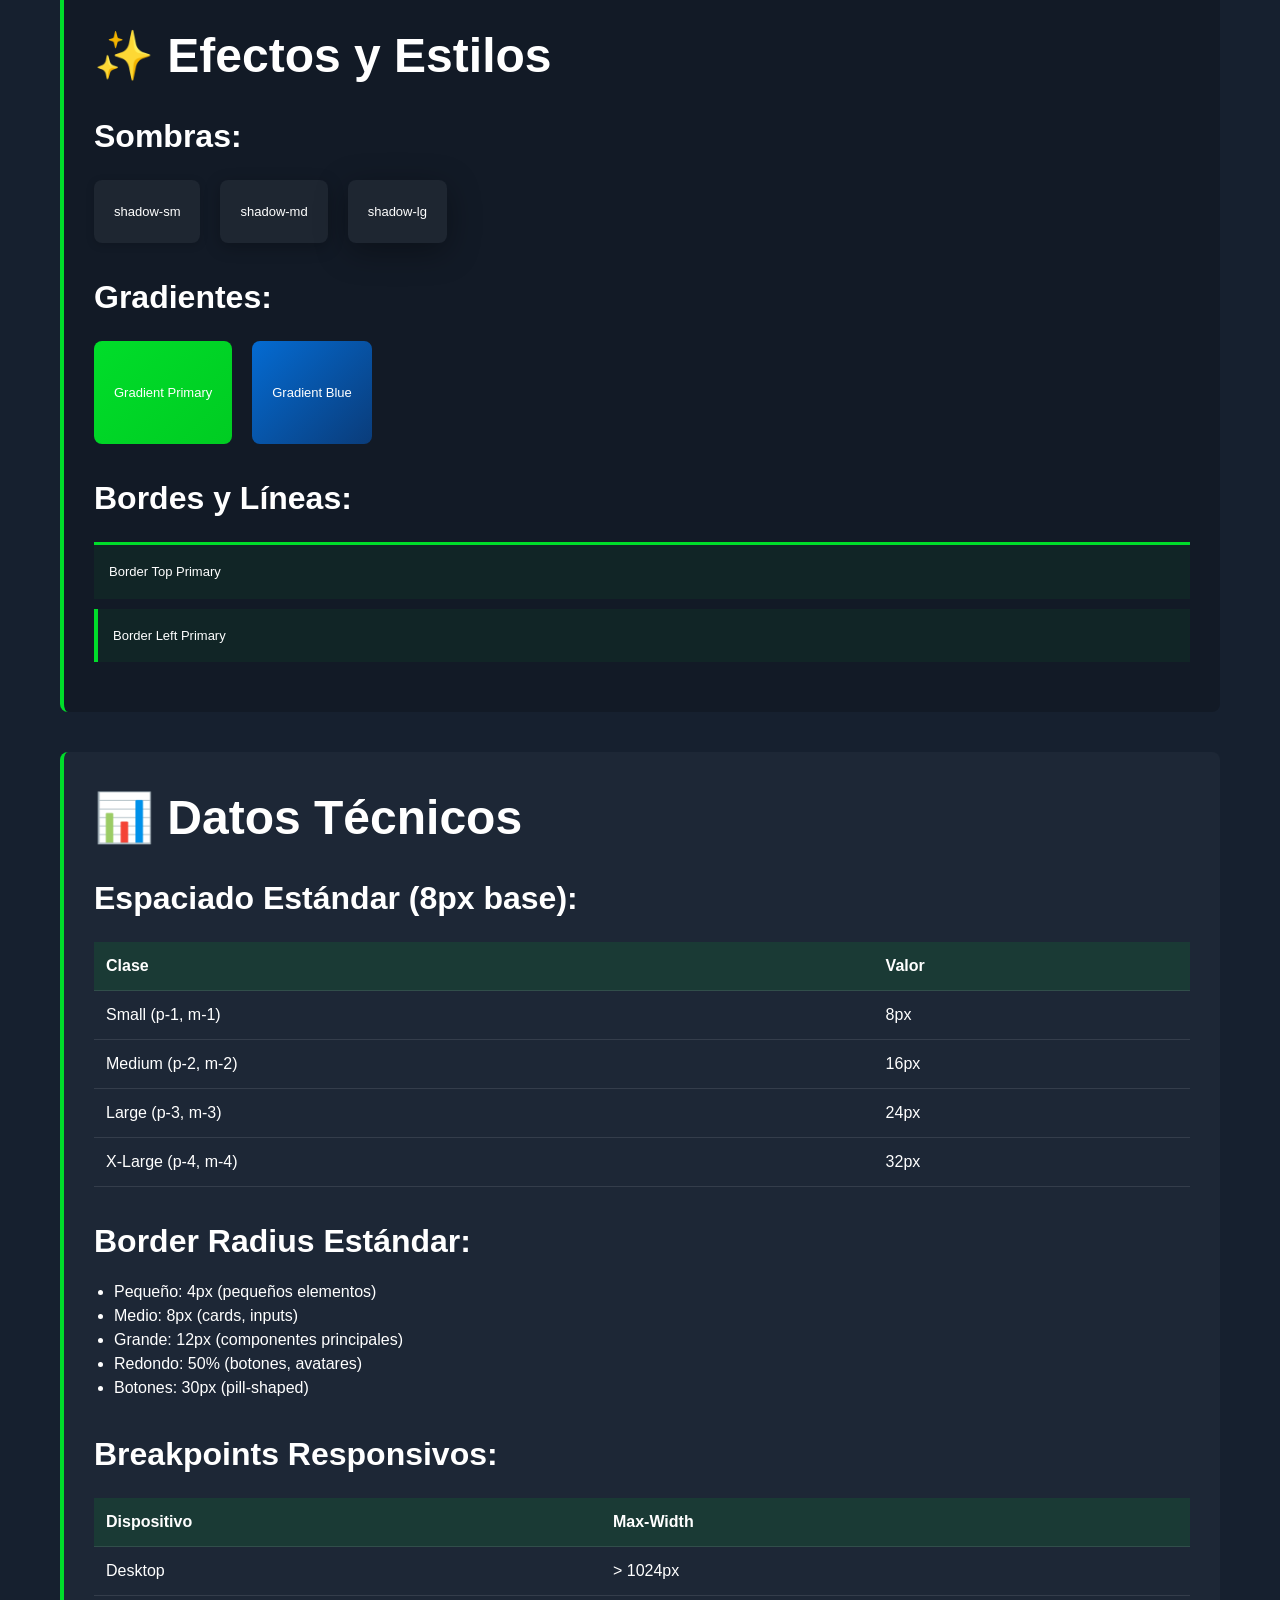
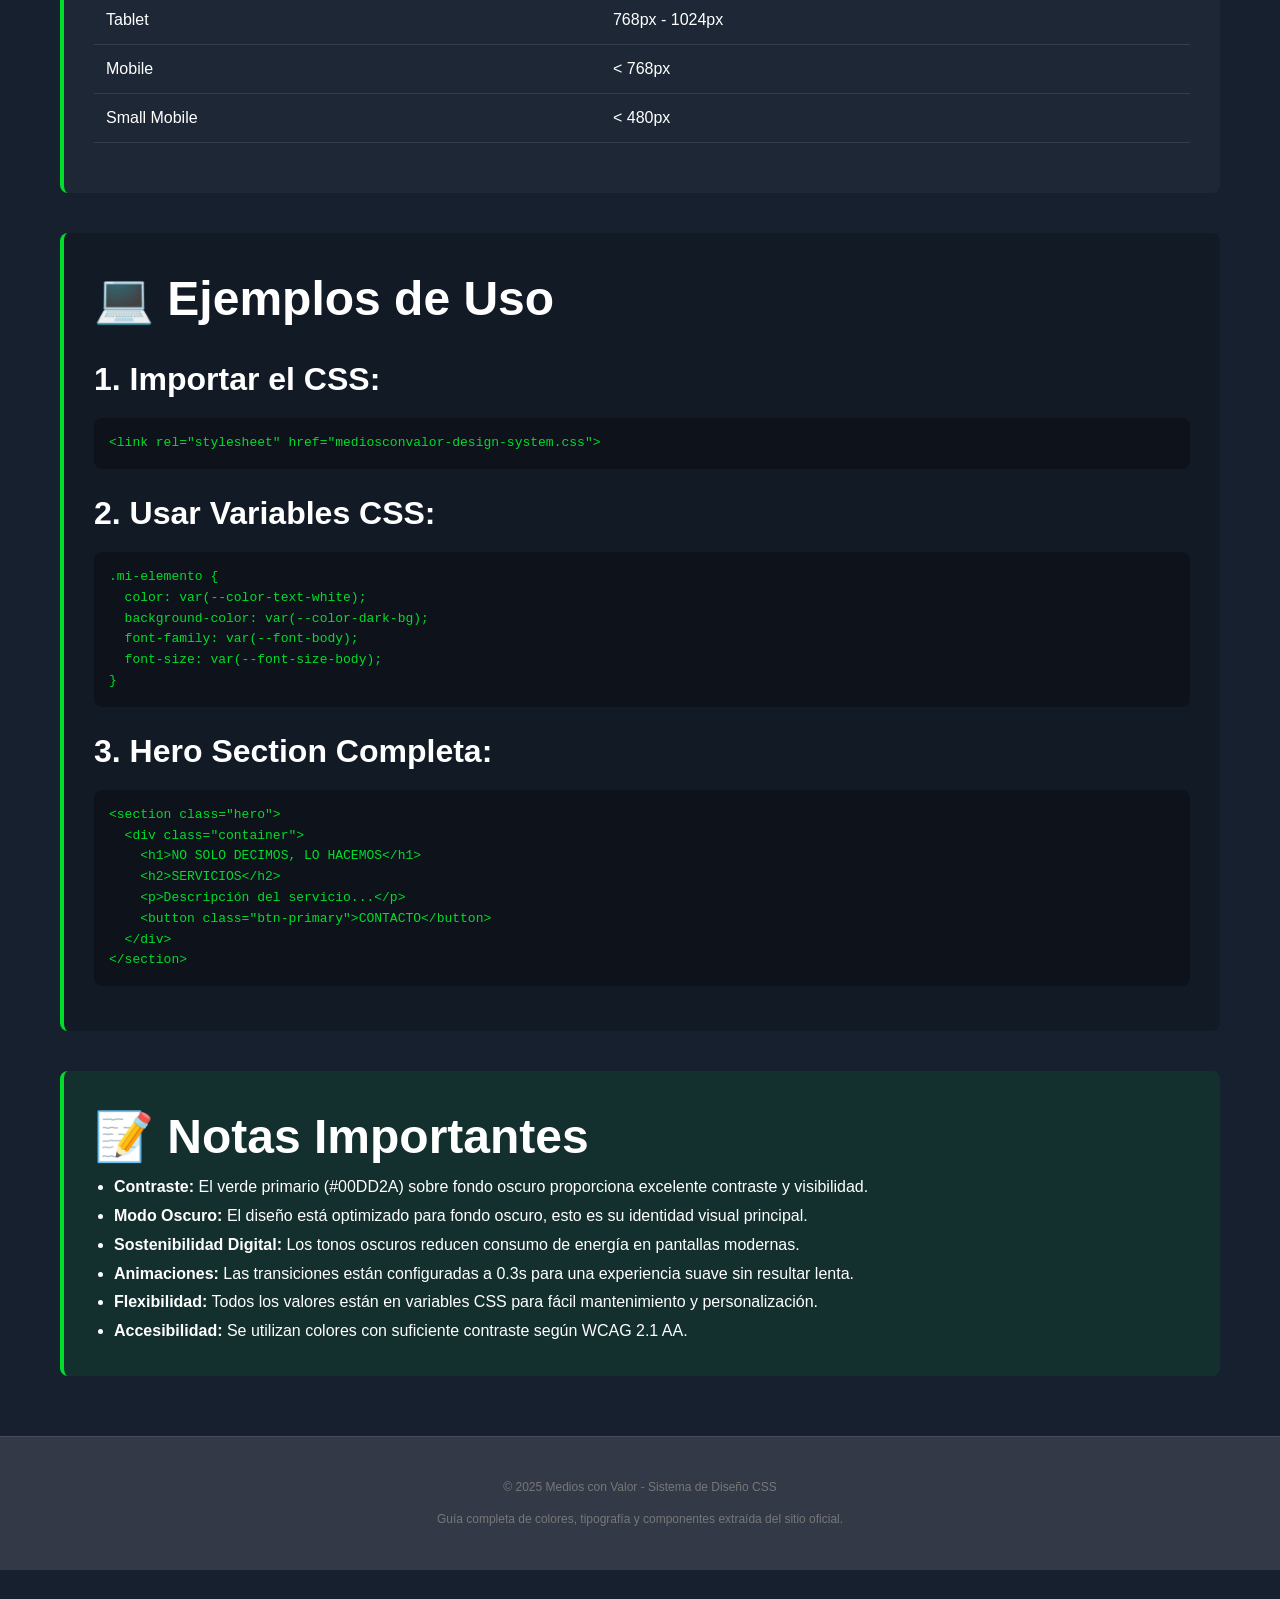
<file: docs/guia-diseno.html>
<!DOCTYPE html>
<html lang="es">
<head>
    <meta charset="UTF-8">
    <meta name="viewport" content="width=device-width, initial-scale=1.0">
    <title>Medios con Valor - Guía de Diseño</title>
    <link rel="stylesheet" href="mediosconvalor-design-system.css">
    <style>
        * {
            margin: 0;
            padding: 0;
            box-sizing: border-box;
        }
        
        body {
            font-family: var(--font-body);
            background-color: var(--color-dark-bg);
            color: var(--color-text-white);
            line-height: var(--line-height-normal);
        }
        
        .container {
            max-width: 1200px;
            margin: 0 auto;
            padding: 20px;
        }
        
        .guide-section {
            margin: 40px 0;
            padding: 30px;
            background-color: rgba(255, 255, 255, 0.03);
            border-left: 4px solid var(--color-primary);
            border-radius: 8px;
        }
        
        .color-grid {
            display: grid;
            grid-template-columns: repeat(auto-fit, minmax(200px, 1fr));
            gap: 20px;
            margin: 20px 0;
        }
        
        .color-box {
            padding: 20px;
            border-radius: 8px;
            background-color: rgba(255, 255, 255, 0.05);
            border: 1px solid rgba(255, 255, 255, 0.1);
            text-align: center;
        }
        
        .color-sample {
            width: 100%;
            height: 80px;
            border-radius: 8px;
            margin-bottom: 10px;
            border: 1px solid rgba(255, 255, 255, 0.2);
        }
        
        .color-code {
            font-family: 'Courier New', monospace;
            font-size: 14px;
            color: var(--color-primary);
            word-break: break-all;
        }
        
        .color-name {
            font-size: 12px;
            color: var(--color-text-light-grey);
            margin-top: 8px;
        }
        
        .typography-example {
            margin: 20px 0;
            padding: 15px;
            background-color: rgba(0, 221, 42, 0.05);
            border-radius: 8px;
        }
        
        .code-block {
            background-color: rgba(0, 0, 0, 0.3);
            padding: 15px;
            border-radius: 8px;
            overflow-x: auto;
            margin: 15px 0;
            font-family: 'Courier New', monospace;
            font-size: 13px;
            line-height: 1.6;
        }
        
        .code-block code {
            color: var(--color-primary);
        }
        
        header {
            background: linear-gradient(135deg, rgba(22, 32, 47, 0.95) 0%, rgba(4, 107, 210, 0.1) 100%);
            padding: 40px 20px;
            text-align: center;
            border-bottom: 3px solid var(--color-primary);
        }
        
        header h1 {
            font-size: 48px;
            margin-bottom: 10px;
        }
        
        header p {
            font-size: 16px;
            color: var(--color-grey-400);
        }
        
        .btn-demo {
            display: inline-block;
            margin: 10px 5px;
        }
        
        .component-showcase {
            display: flex;
            gap: 20px;
            flex-wrap: wrap;
            margin: 20px 0;
        }
        
        .table-colors {
            width: 100%;
            border-collapse: collapse;
            margin: 20px 0;
        }
        
        .table-colors td {
            padding: 12px;
            border-bottom: 1px solid rgba(255, 255, 255, 0.1);
        }
        
        .table-colors tr:hover {
            background-color: rgba(0, 221, 42, 0.05);
        }
        
        .table-colors .color-sample-inline {
            width: 40px;
            height: 40px;
            border-radius: 4px;
            display: inline-block;
        }
    </style>
</head>
<body>
    <header>
        <h1>🎨 Medios con Valor</h1>
        <p>Sistema de Diseño CSS - Guía Completa de Colores, Tipografía y Componentes</p>
    </header>

    <div class="container">
        <!-- SECCIÓN DE COLORES -->
        <section class="guide-section">
            <h2>📌 Paleta de Colores</h2>
            <p>Estos son los colores principales utilizados en el diseño de Medios con Valor:</p>

            <div class="color-grid">
                <div class="color-box">
                    <div class="color-sample" style="background-color: #00DD2A;"></div>
                    <div class="color-name">Verde Neón Primario</div>
                    <div class="color-code">#00DD2A</div>
                    <div class="color-name">Logo, Botones, Acciones</div>
                </div>

                <div class="color-box">
                    <div class="color-sample" style="background-color: #046BD2;"></div>
                    <div class="color-name">Azul Corporativo</div>
                    <div class="color-code">#046BD2</div>
                    <div class="color-name">Secundario, Acentos</div>
                </div>

                <div class="color-box">
                    <div class="color-sample" style="background-color: #16202F;"></div>
                    <div class="color-name">Fondo Oscuro Principal</div>
                    <div class="color-code">#16202F</div>
                    <div class="color-name">Fondos, Secciones</div>
                </div>

                <div class="color-box">
                    <div class="color-sample" style="background-color: #343947;"></div>
                    <div class="color-name">Gris Oscuro</div>
                    <div class="color-code">#343947</div>
                    <div class="color-name">Elementos secundarios</div>
                </div>

                <div class="color-box">
                    <div class="color-sample" style="background-color: #E7E9EE;"></div>
                    <div class="color-name">Gris Muy Claro</div>
                    <div class="color-code">#E7E9EE</div>
                    <div class="color-name">Bordes, Separadores</div>
                </div>

                <div class="color-box">
                    <div class="color-sample" style="background-color: #FFFFFF;"></div>
                    <div class="color-name">Blanco</div>
                    <div class="color-code">#FFFFFF</div>
                    <div class="color-name">Texto, Contrastes</div>
                </div>
            </div>

            <h3 style="margin-top: 30px; margin-bottom: 20px;">Tabla de Colores Completa:</h3>
            <table class="table-colors">
                <tr style="background-color: rgba(0, 221, 42, 0.1);">
                    <td><strong>Uso</strong></td>
                    <td><strong>Color</strong></td>
                    <td><strong>Código Hex</strong></td>
                    <td><strong>RGB</strong></td>
                </tr>
                <tr>
                    <td>Primary</td>
                    <td><span class="color-sample-inline" style="background-color: #00DD2A;"></span></td>
                    <td>#00DD2A</td>
                    <td>rgb(0, 221, 42)</td>
                </tr>
                <tr>
                    <td>Primary Dark</td>
                    <td><span class="color-sample-inline" style="background-color: #046BD2;"></span></td>
                    <td>#046BD2</td>
                    <td>rgb(4, 107, 210)</td>
                </tr>
                <tr>
                    <td>Dark Background</td>
                    <td><span class="color-sample-inline" style="background-color: #16202F;"></span></td>
                    <td>#16202F</td>
                    <td>rgb(22, 32, 47)</td>
                </tr>
                <tr>
                    <td>Dark Header</td>
                    <td><span class="color-sample-inline" style="background-color: #1A1F2E;"></span></td>
                    <td>#1A1F2E</td>
                    <td>rgb(26, 31, 46)</td>
                </tr>
                <tr>
                    <td>Dark Grey</td>
                    <td><span class="color-sample-inline" style="background-color: #343947;"></span></td>
                    <td>#343947</td>
                    <td>rgb(52, 57, 71)</td>
                </tr>
                <tr>
                    <td>Text Dark</td>
                    <td><span class="color-sample-inline" style="background-color: #33373D;"></span></td>
                    <td>#33373D</td>
                    <td>rgb(51, 55, 61)</td>
                </tr>
                <tr>
                    <td>Grey 600</td>
                    <td><span class="color-sample-inline" style="background-color: #535B6F;"></span></td>
                    <td>#535B6F</td>
                    <td>rgb(83, 91, 111)</td>
                </tr>
                <tr>
                    <td>Grey 500</td>
                    <td><span class="color-sample-inline" style="background-color: #69727D;"></span></td>
                    <td>#69727D</td>
                    <td>rgb(105, 114, 125)</td>
                </tr>
                <tr>
                    <td>Grey 400</td>
                    <td><span class="color-sample-inline" style="background-color: #777777;"></span></td>
                    <td>#777777</td>
                    <td>rgb(119, 119, 119)</td>
                </tr>
                <tr>
                    <td>Grey 200</td>
                    <td><span class="color-sample-inline" style="background-color: #E7E9EE;"></span></td>
                    <td>#E7E9EE</td>
                    <td>rgb(231, 233, 238)</td>
                </tr>
                <tr>
                    <td>Grey 100</td>
                    <td><span class="color-sample-inline" style="background-color: #F5F3FF;"></span></td>
                    <td>#F5F3FF</td>
                    <td>rgb(245, 243, 255)</td>
                </tr>
            </table>
        </section>

        <!-- SECCIÓN DE TIPOGRAFÍA -->
        <section class="guide-section">
            <h2>🔤 Tipografía</h2>
            <p>Fuentes principales utilizadas en el diseño:</p>

            <div class="typography-example">
                <h3>1. Neo Sans Pro / Neo Sans Pro Ultra</h3>
                <p><strong>Uso:</strong> Headings principales (H1, H2), Textos destacados</p>
                <p><strong>Peso:</strong> Regular (400), Bold (700), Ultra (900)</p>
                <div class="code-block"><code>font-family: 'Neo Sans Pro Ultra', 'Neo Sans Pro', sans-serif;</code></div>
            </div>

            <div class="typography-example">
                <h3>2. Source Sans Pro</h3>
                <p><strong>Uso:</strong> Headings secundarios, Textos corporativos</p>
                <p><strong>Peso:</strong> Regular (400), Semibold (600), Bold (700)</p>
                <div class="code-block"><code>font-family: 'Source Sans Pro', Arial, sans-serif;</code></div>
            </div>

            <div class="typography-example">
                <h3>3. Roboto</h3>
                <p><strong>Uso:</strong> Body text, Párrafos, Contenido general</p>
                <p><strong>Peso:</strong> Light (300), Regular (400), Medium (500), Bold (700)</p>
                <div class="code-block"><code>font-family: 'Roboto', sans-serif;</code></div>
            </div>

            <div class="typography-example">
                <h3>4. Montserrat</h3>
                <p><strong>Uso:</strong> Botones, Labels, Textos destacados alternativos</p>
                <p><strong>Peso:</strong> Regular (400) - ExtraBold (900)</p>
                <div class="code-block"><code>font-family: 'Montserrat', sans-serif;</code></div>
            </div>

            <div class="typography-example">
                <h3>5. Karla</h3>
                <p><strong>Uso:</strong> Textos complementarios, Alternativas</p>
                <div class="code-block"><code>font-family: 'Karla', sans-serif;</code></div>
            </div>

            <h3 style="margin-top: 30px; margin-bottom: 20px;">Tamaños de Fuente:</h3>
            <table class="table-colors">
                <tr style="background-color: rgba(0, 221, 42, 0.1);">
                    <td><strong>Elemento</strong></td>
                    <td><strong>Tamaño</strong></td>
                    <td><strong>Peso</strong></td>
                    <td><strong>Familia</strong></td>
                </tr>
                <tr>
                    <td>H1 (Heading Principal)</td>
                    <td>120px</td>
                    <td>900 (Black)</td>
                    <td>Neo Sans Pro Ultra</td>
                </tr>
                <tr>
                    <td>H2 (Heading 2)</td>
                    <td>48px</td>
                    <td>700 (Bold)</td>
                    <td>Neo Sans Pro</td>
                </tr>
                <tr>
                    <td>H3 (Heading 3)</td>
                    <td>32px</td>
                    <td>700 (Bold)</td>
                    <td>Source Sans Pro</td>
                </tr>
                <tr>
                    <td>H4 (Heading 4)</td>
                    <td>28px</td>
                    <td>600 (SemiBold)</td>
                    <td>Montserrat</td>
                </tr>
                <tr>
                    <td>Body Text</td>
                    <td>16px</td>
                    <td>400 (Regular)</td>
                    <td>Roboto</td>
                </tr>
                <tr>
                    <td>Body Small</td>
                    <td>13px</td>
                    <td>400 (Regular)</td>
                    <td>Roboto</td>
                </tr>
                <tr>
                    <td>Small</td>
                    <td>12px</td>
                    <td>400 (Regular)</td>
                    <td>Roboto</td>
                </tr>
            </table>
        </section>

        <!-- SECCIÓN DE COMPONENTES -->
        <section class="guide-section">
            <h2>🎛️ Componentes</h2>

            <h3 style="margin-top: 30px; margin-bottom: 20px;">Botones:</h3>
            <div class="component-showcase">
                <button class="btn-primary btn-demo">CONTACTO</button>
                <button class="btn-primary btn-demo" style="background-color: #00CC22;">Hover State</button>
                <button class="btn-secondary btn-demo">Botón Secundario</button>
            </div>

            <div class="code-block"><code>
&lt;!-- Botón Primario --&gt;<br>
&lt;button class="btn-primary"&gt;CONTACTO&lt;/button&gt;<br><br>
&lt;!-- Botón Secundario --&gt;<br>
&lt;button class="btn-secondary"&gt;Ver Más&lt;/button&gt;
            </code></div>

            <h3 style="margin-top: 30px; margin-bottom: 20px;">Card/Componente:</h3>
            <div class="card shadow-md" style="max-width: 400px;">
                <h4 style="margin-bottom: 15px; text-transform: uppercase;">Ejemplo de Card</h4>
                <p>Las cards utilizan bordes sutiles con transparencia y hover effects con el color primario verde.</p>
            </div>

            <h3 style="margin-top: 30px; margin-bottom: 20px;">Código de Card:</h3>
            <div class="code-block"><code>
&lt;div class="card shadow-md"&gt;<br>
&nbsp;&nbsp;&lt;h4&gt;Título&lt;/h4&gt;<br>
&nbsp;&nbsp;&lt;p&gt;Contenido...&lt;/p&gt;<br>
&lt;/div&gt;
            </code></div>

            <h3 style="margin-top: 30px; margin-bottom: 20px;">Barra Lateral Verde (Hero):</h3>
            <div style="display: flex; align-items: center; gap: 20px; margin: 20px 0;">
                <div style="width: 4px; height: 80px; background-color: var(--color-primary); border-radius: 2px;"></div>
                <div>
                    <p>Elemento decorativo utilizado en hero sections y secciones principales para marcar el inicio del contenido.</p>
                </div>
            </div>
        </section>

        <!-- SECCIÓN DE ESTILOS -->
        <section class="guide-section">
            <h2>✨ Efectos y Estilos</h2>

            <h3 style="margin-top: 20px; margin-bottom: 15px;">Sombras:</h3>
            <div class="component-showcase">
                <div class="shadow-sm" style="padding: 20px; background-color: rgba(255, 255, 255, 0.05); border-radius: 8px;">
                    <p style="margin: 0;">shadow-sm</p>
                </div>
                <div class="shadow-md" style="padding: 20px; background-color: rgba(255, 255, 255, 0.05); border-radius: 8px;">
                    <p style="margin: 0;">shadow-md</p>
                </div>
                <div class="shadow-lg" style="padding: 20px; background-color: rgba(255, 255, 255, 0.05); border-radius: 8px;">
                    <p style="margin: 0;">shadow-lg</p>
                </div>
            </div>

            <h3 style="margin-top: 30px; margin-bottom: 15px;">Gradientes:</h3>
            <div class="component-showcase">
                <div class="gradient-primary" style="padding: 40px 20px; border-radius: 8px; text-align: center;">
                    <p>Gradient Primary</p>
                </div>
                <div class="gradient-blue" style="padding: 40px 20px; border-radius: 8px; text-align: center;">
                    <p>Gradient Blue</p>
                </div>
            </div>

            <h3 style="margin-top: 30px; margin-bottom: 15px;">Bordes y Líneas:</h3>
            <div style="margin: 20px 0;">
                <div class="border-top-primary" style="padding: 15px; background-color: rgba(0, 221, 42, 0.05);">
                    <p style="margin: 0;">Border Top Primary</p>
                </div>
                <div class="border-left-primary" style="padding: 15px; background-color: rgba(0, 221, 42, 0.05); margin-top: 10px;">
                    <p style="margin: 0;">Border Left Primary</p>
                </div>
            </div>
        </section>

        <!-- SECCIÓN DATOS TÉCNICOS -->
        <section class="guide-section">
            <h2>📊 Datos Técnicos</h2>

            <h3 style="margin-top: 20px; margin-bottom: 15px;">Espaciado Estándar (8px base):</h3>
            <table class="table-colors">
                <tr style="background-color: rgba(0, 221, 42, 0.1);">
                    <td><strong>Clase</strong></td>
                    <td><strong>Valor</strong></td>
                </tr>
                <tr>
                    <td>Small (p-1, m-1)</td>
                    <td>8px</td>
                </tr>
                <tr>
                    <td>Medium (p-2, m-2)</td>
                    <td>16px</td>
                </tr>
                <tr>
                    <td>Large (p-3, m-3)</td>
                    <td>24px</td>
                </tr>
                <tr>
                    <td>X-Large (p-4, m-4)</td>
                    <td>32px</td>
                </tr>
            </table>

            <h3 style="margin-top: 30px; margin-bottom: 15px;">Border Radius Estándar:</h3>
            <ul style="margin-left: 20px;">
                <li>Pequeño: 4px (pequeños elementos)</li>
                <li>Medio: 8px (cards, inputs)</li>
                <li>Grande: 12px (componentes principales)</li>
                <li>Redondo: 50% (botones, avatares)</li>
                <li>Botones: 30px (pill-shaped)</li>
            </ul>

            <h3 style="margin-top: 30px; margin-bottom: 15px;">Breakpoints Responsivos:</h3>
            <table class="table-colors">
                <tr style="background-color: rgba(0, 221, 42, 0.1);">
                    <td><strong>Dispositivo</strong></td>
                    <td><strong>Max-Width</strong></td>
                </tr>
                <tr>
                    <td>Desktop</td>
                    <td>> 1024px</td>
                </tr>
                <tr>
                    <td>Tablet</td>
                    <td>768px - 1024px</td>
                </tr>
                <tr>
                    <td>Mobile</td>
                    <td>< 768px</td>
                </tr>
                <tr>
                    <td>Small Mobile</td>
                    <td>< 480px</td>
                </tr>
            </table>
        </section>

        <!-- USO EN PRÁCTICA -->
        <section class="guide-section">
            <h2>💻 Ejemplos de Uso</h2>

            <h3 style="margin-top: 20px; margin-bottom: 15px;">1. Importar el CSS:</h3>
            <div class="code-block"><code>
&lt;link rel="stylesheet" href="mediosconvalor-design-system.css"&gt;
            </code></div>

            <h3 style="margin-top: 20px; margin-bottom: 15px;">2. Usar Variables CSS:</h3>
            <div class="code-block"><code>
.mi-elemento {<br>
&nbsp;&nbsp;color: var(--color-text-white);<br>
&nbsp;&nbsp;background-color: var(--color-dark-bg);<br>
&nbsp;&nbsp;font-family: var(--font-body);<br>
&nbsp;&nbsp;font-size: var(--font-size-body);<br>
}
            </code></div>

            <h3 style="margin-top: 20px; margin-bottom: 15px;">3. Hero Section Completa:</h3>
            <div class="code-block"><code>
&lt;section class="hero"&gt;<br>
&nbsp;&nbsp;&lt;div class="container"&gt;<br>
&nbsp;&nbsp;&nbsp;&nbsp;&lt;h1&gt;NO SOLO DECIMOS, LO HACEMOS&lt;/h1&gt;<br>
&nbsp;&nbsp;&nbsp;&nbsp;&lt;h2&gt;SERVICIOS&lt;/h2&gt;<br>
&nbsp;&nbsp;&nbsp;&nbsp;&lt;p&gt;Descripción del servicio...&lt;/p&gt;<br>
&nbsp;&nbsp;&nbsp;&nbsp;&lt;button class="btn-primary"&gt;CONTACTO&lt;/button&gt;<br>
&nbsp;&nbsp;&lt;/div&gt;<br>
&lt;/section&gt;
            </code></div>
        </section>

        <!-- NOTAS FINALES -->
        <section class="guide-section" style="background-color: rgba(0, 221, 42, 0.08); border-left-color: var(--color-primary);">
            <h2>📝 Notas Importantes</h2>
            <ul style="margin-left: 20px; line-height: 1.8;">
                <li><strong>Contraste:</strong> El verde primario (#00DD2A) sobre fondo oscuro proporciona excelente contraste y visibilidad.</li>
                <li><strong>Modo Oscuro:</strong> El diseño está optimizado para fondo oscuro, esto es su identidad visual principal.</li>
                <li><strong>Sostenibilidad Digital:</strong> Los tonos oscuros reducen consumo de energía en pantallas modernas.</li>
                <li><strong>Animaciones:</strong> Las transiciones están configuradas a 0.3s para una experiencia suave sin resultar lenta.</li>
                <li><strong>Flexibilidad:</strong> Todos los valores están en variables CSS para fácil mantenimiento y personalización.</li>
                <li><strong>Accesibilidad:</strong> Se utilizan colores con suficiente contraste según WCAG 2.1 AA.</li>
            </ul>
        </section>
    </div>

    <footer>
        <p>© 2025 Medios con Valor - Sistema de Diseño CSS</p>
        <p style="margin-top: 10px; font-size: 12px; color: var(--color-grey-400);">
            Guía completa de colores, tipografía y componentes extraída del sitio oficial.
        </p>
    </footer>
</body>
</html>
</file>
<file: docs/mediosconvalor-design-system.css>
/* ========================================
   MEDIOS CON VALOR - DESIGN SYSTEM
   Colores, Tipografía y Estilos CSS
   ======================================== */

/* ========================================
   COLORES PRINCIPALES
   ======================================== */

:root {
  /* COLORES PRIMARIOS */
  --color-primary: #00DD2A;              /* Verde Neón - Logo, botones principales */
  --color-primary-dark: #046BD2;         /* Azul Oscuro - Secundario */
  
  /* COLORES SECUNDARIOS */
  --color-secondary-blue: #046BD2;       /* Azul corporativo */
  --color-accent-green: #00DD2A;         /* Verde fluorescente (llamadas a acción) */
  
  /* COLORES NEUTROS */
  --color-dark-bg: #16202F;              /* Fondo oscuro principal */
  --color-dark-header: #1A1F2E;          /* Header muy oscuro */
  --color-dark-grey: #343947;            /* Gris oscuro secundario */
  --color-grey-600: #535B6F;             /* Gris medio-oscuro */
  --color-grey-500: #69727D;             /* Gris medio */
  --color-grey-400: #777777;             /* Gris claro-medio */
  --color-grey-300: #3F444B;             /* Gris medio-oscuro */
  --color-grey-200: #E7E9EE;             /* Gris muy claro */
  --color-grey-100: #F5F3FF;             /* Blanco con ligero tinte morado */
  
  /* COLORES DE TEXTO */
  --color-text-dark: #16202F;            /* Texto en fondos claros */
  --color-text-white: #FFFFFF;           /* Texto en fondos oscuros */
  --color-text-grey: #33373D;            /* Texto gris medio */
  --color-text-light-grey: #777777;      /* Texto gris claro */
  
  /* COLORES ESPECIALES */
  --color-black: #000000;
  --color-white: #FFFFFF;
}

/* ========================================
   TIPOGRAFÍA
   ======================================== */

/* FUENTES UTILIZADAS */
/* 1. Neo Sans Pro (Ultra) - Headings principales */
/* 2. Source Sans Pro - Textos corporativos */
/* 3. Montserrat - Textos alternativos */
/* 4. Roboto - Body text estándar */
/* 5. Karla - Textos complementarios */
/* 6. Muli - Textos adicionales */

@import url('https://fonts.googleapis.com/css2?family=Montserrat:wght@400;500;600;700;800;900&display=swap');
@import url('https://fonts.googleapis.com/css2?family=Roboto:wght@300;400;500;700&display=swap');
@import url('https://fonts.googleapis.com/css2?family=Karla:wght@400;700&display=swap');
@import url('https://fonts.googleapis.com/css2?family=Muli:wght@400;700&display=swap');

:root {
  /* FUENTES */
  --font-primary: 'Neo Sans Pro Ultra', 'Neo Sans Pro', sans-serif;
  --font-secondary: 'Source Sans Pro', Arial, sans-serif;
  --font-body: 'Roboto', sans-serif;
  --font-accent: 'Montserrat', sans-serif;
  
  /* TAMAÑOS DE FUENTE */
  --font-size-h1: 120px;
  --font-size-h2: 48px;
  --font-size-h3: 32px;
  --font-size-h4: 28px;
  --font-size-h5: 24px;
  --font-size-body: 16px;
  --font-size-body-small: 13px;
  --font-size-small: 12px;
  
  /* PESOS DE FUENTE */
  --font-weight-light: 300;
  --font-weight-normal: 400;
  --font-weight-medium: 500;
  --font-weight-semibold: 600;
  --font-weight-bold: 700;
  --font-weight-extra-bold: 800;
  --font-weight-black: 900;
  
  /* ALTURA DE LÍNEA */
  --line-height-tight: 1.2;
  --line-height-normal: 1.5;
  --line-height-relaxed: 1.8;
}

/* ========================================
   ESTILOS DE ELEMENTOS
   ======================================== */

/* BODY PRINCIPAL */
body {
  font-family: var(--font-body);
  background-color: var(--color-dark-bg);
  color: var(--color-text-white);
  line-height: var(--line-height-normal);
  font-size: var(--font-size-body);
}

/* HEADINGS */
h1 {
  font-family: var(--font-primary);
  font-size: var(--font-size-h1);
  font-weight: var(--font-weight-black);
  color: var(--color-text-white);
  line-height: var(--line-height-tight);
}

h2 {
  font-family: var(--font-primary);
  font-size: var(--font-size-h2);
  font-weight: var(--font-weight-bold);
  color: var(--color-text-white);
}

h3 {
  font-family: var(--font-secondary);
  font-size: var(--font-size-h3);
  font-weight: var(--font-weight-bold);
  color: var(--color-text-white);
}

h4 {
  font-family: var(--font-accent);
  font-size: var(--font-size-h4);
  font-weight: var(--font-weight-semibold);
  color: var(--color-text-white);
  text-transform: uppercase;
}

h5 {
  font-family: var(--font-secondary);
  font-size: var(--font-size-h5);
  font-weight: var(--font-weight-semibold);
  color: var(--color-text-white);
}

/* PÁRRAFOS */
p {
  font-family: var(--font-body);
  font-size: var(--font-size-body-small);
  color: var(--color-text-white);
  line-height: var(--line-height-relaxed);
}

/* LINKS */
a {
  color: var(--color-primary);
  text-decoration: none;
  transition: color 0.3s ease;
}

a:hover {
  color: #00CC22;
  text-decoration: underline;
}

/* ========================================
   COMPONENTES
   ======================================== */

/* BOTÓN PRINCIPAL */
.btn-primary,
.elementor-button-link,
[class*="contacto"] {
  background-color: var(--color-primary);
  color: var(--color-text-white);
  padding: 15px 30px;
  font-size: 15px;
  font-weight: var(--font-weight-black);
  border-radius: 30px;
  border: 0px none;
  display: inline-block;
  cursor: pointer;
  transition: all 0.3s ease;
  text-transform: uppercase;
  font-family: var(--font-secondary);
}

.btn-primary:hover,
.elementor-button-link:hover {
  background-color: #00CC22;
  transform: scale(1.05);
  box-shadow: 0 8px 16px rgba(0, 221, 42, 0.3);
}

.btn-primary:active,
.elementor-button-link:active {
  transform: scale(0.98);
}

/* BOTÓN SECUNDARIO */
.btn-secondary {
  background-color: transparent;
  color: var(--color-primary);
  padding: 12px 24px;
  font-size: 14px;
  font-weight: var(--font-weight-bold);
  border: 2px solid var(--color-primary);
  border-radius: 25px;
  cursor: pointer;
  transition: all 0.3s ease;
  font-family: var(--font-secondary);
}

.btn-secondary:hover {
  background-color: var(--color-primary);
  color: var(--color-text-white);
}

/* HEADER */
header,
.site-header,
nav {
  background-color: rgba(22, 32, 47, 0.95);
  padding: 20px 0;
  position: sticky;
  top: 0;
  z-index: 100;
  border-bottom: 1px solid rgba(255, 255, 255, 0.1);
}

/* TOPBAR (Info superior) */
.topbar,
[class*="info-top"] {
  background-color: var(--color-dark-grey);
  padding: 12px 20px;
  display: flex;
  justify-content: space-between;
  align-items: center;
  font-size: 12px;
  color: var(--color-text-white);
}

/* LOGO */
.logo,
[class*="branding"] {
  font-size: 20px;
  font-weight: var(--font-weight-black);
  color: var(--color-text-white);
  display: flex;
  align-items: center;
  gap: 8px;
}

.logo svg,
.logo img {
  width: 40px;
  height: 40px;
}

/* NAVEGACIÓN */
nav ul {
  display: flex;
  list-style: none;
  gap: 30px;
  margin: 0;
  padding: 0;
}

nav a {
  color: var(--color-text-white);
  font-weight: var(--font-weight-semibold);
  font-size: 14px;
  text-transform: uppercase;
  letter-spacing: 0.5px;
  transition: color 0.3s ease;
}

nav a:hover {
  color: var(--color-primary);
}

/* HERO SECTION */
.hero,
[class*="banner"],
[class*="hero"] {
  background: linear-gradient(135deg, rgba(22, 32, 47, 0.9) 0%, rgba(4, 107, 210, 0.15) 100%),
              url('background-image.jpg') center/cover;
  background-attachment: fixed;
  padding: 100px 50px;
  min-height: 600px;
  display: flex;
  align-items: center;
  justify-content: center;
  position: relative;
  overflow: hidden;
}

.hero::before {
  content: '';
  position: absolute;
  left: 0;
  top: 0;
  width: 4px;
  height: 80px;
  background-color: var(--color-primary);
}

/* CARDS */
.card,
[class*="card"] {
  background-color: rgba(255, 255, 255, 0.05);
  border: 1px solid rgba(255, 255, 255, 0.1);
  border-radius: 12px;
  padding: 24px;
  transition: all 0.3s ease;
}

.card:hover {
  background-color: rgba(0, 221, 42, 0.1);
  border-color: var(--color-primary);
  transform: translateY(-4px);
}

/* ICONOS */
.icon,
[class*="icon"] {
  width: 50px;
  height: 50px;
  background-color: var(--color-primary);
  border-radius: 50%;
  display: flex;
  align-items: center;
  justify-content: center;
  color: var(--color-dark-bg);
  font-size: 24px;
  margin-bottom: 16px;
}

/* SECTION */
section {
  padding: 60px 40px;
}

section:nth-child(even) {
  background-color: rgba(0, 0, 0, 0.2);
}

/* FOOTER */
footer {
  background-color: var(--color-dark-grey);
  color: var(--color-text-white);
  padding: 40px 20px;
  text-align: center;
  border-top: 1px solid rgba(255, 255, 255, 0.1);
}

footer p {
  margin: 0;
  font-size: 12px;
  color: var(--color-grey-400);
}

/* ========================================
   EFECTOS Y UTILIDADES
   ======================================== */

/* SHADOW */
.shadow-sm {
  box-shadow: 0 2px 8px rgba(0, 0, 0, 0.15);
}

.shadow-md {
  box-shadow: 0 4px 16px rgba(0, 0, 0, 0.25);
}

.shadow-lg {
  box-shadow: 0 8px 32px rgba(0, 0, 0, 0.35);
}

/* GRADIENT */
.gradient-primary {
  background: linear-gradient(135deg, var(--color-primary) 0%, #00CC22 100%);
}

.gradient-dark {
  background: linear-gradient(135deg, var(--color-dark-bg) 0%, var(--color-dark-grey) 100%);
}

.gradient-blue {
  background: linear-gradient(135deg, var(--color-primary-dark) 0%, #0A3C7A 100%);
}

/* BORDERS */
.border-top-primary {
  border-top: 3px solid var(--color-primary);
}

.border-left-primary {
  border-left: 4px solid var(--color-primary);
}

/* TRANSITIONS */
.transition-smooth {
  transition: all 0.3s cubic-bezier(0.25, 0.46, 0.45, 0.94);
}

.transition-fast {
  transition: all 0.15s ease-out;
}

/* UTILITIES */
.text-primary {
  color: var(--color-primary);
}

.text-white {
  color: var(--color-text-white);
}

.text-uppercase {
  text-transform: uppercase;
}

.text-center {
  text-align: center;
}

.mb-1 { margin-bottom: 8px; }
.mb-2 { margin-bottom: 16px; }
.mb-3 { margin-bottom: 24px; }
.mb-4 { margin-bottom: 32px; }

.mt-1 { margin-top: 8px; }
.mt-2 { margin-top: 16px; }
.mt-3 { margin-top: 24px; }
.mt-4 { margin-top: 32px; }

.p-1 { padding: 8px; }
.p-2 { padding: 16px; }
.p-3 { padding: 24px; }
.p-4 { padding: 32px; }

/* ========================================
   ESTILOS RESPONSIVOS
   ======================================== */

@media (max-width: 768px) {
  h1 {
    font-size: 60px;
  }
  
  h2 {
    font-size: 36px;
  }
  
  .hero,
  section {
    padding: 40px 20px;
  }
  
  nav ul {
    flex-direction: column;
    gap: 15px;
  }
}

@media (max-width: 480px) {
  h1 {
    font-size: 36px;
  }
  
  h2 {
    font-size: 24px;
  }
  
  .btn-primary {
    padding: 12px 20px;
    font-size: 13px;
  }
}

/* ========================================
   ESTILOS ANIMADOS
   ======================================== */

@keyframes fadeIn {
  from {
    opacity: 0;
    transform: translateY(10px);
  }
  to {
    opacity: 1;
    transform: translateY(0);
  }
}

@keyframes slideInLeft {
  from {
    opacity: 0;
    transform: translateX(-30px);
  }
  to {
    opacity: 1;
    transform: translateX(0);
  }
}

@keyframes pulse {
  0%, 100% {
    opacity: 1;
  }
  50% {
    opacity: 0.7;
  }
}

.fade-in {
  animation: fadeIn 0.6s ease-out;
}

.slide-in {
  animation: slideInLeft 0.6s ease-out;
}

.pulse {
  animation: pulse 2s infinite;
}
</file>
